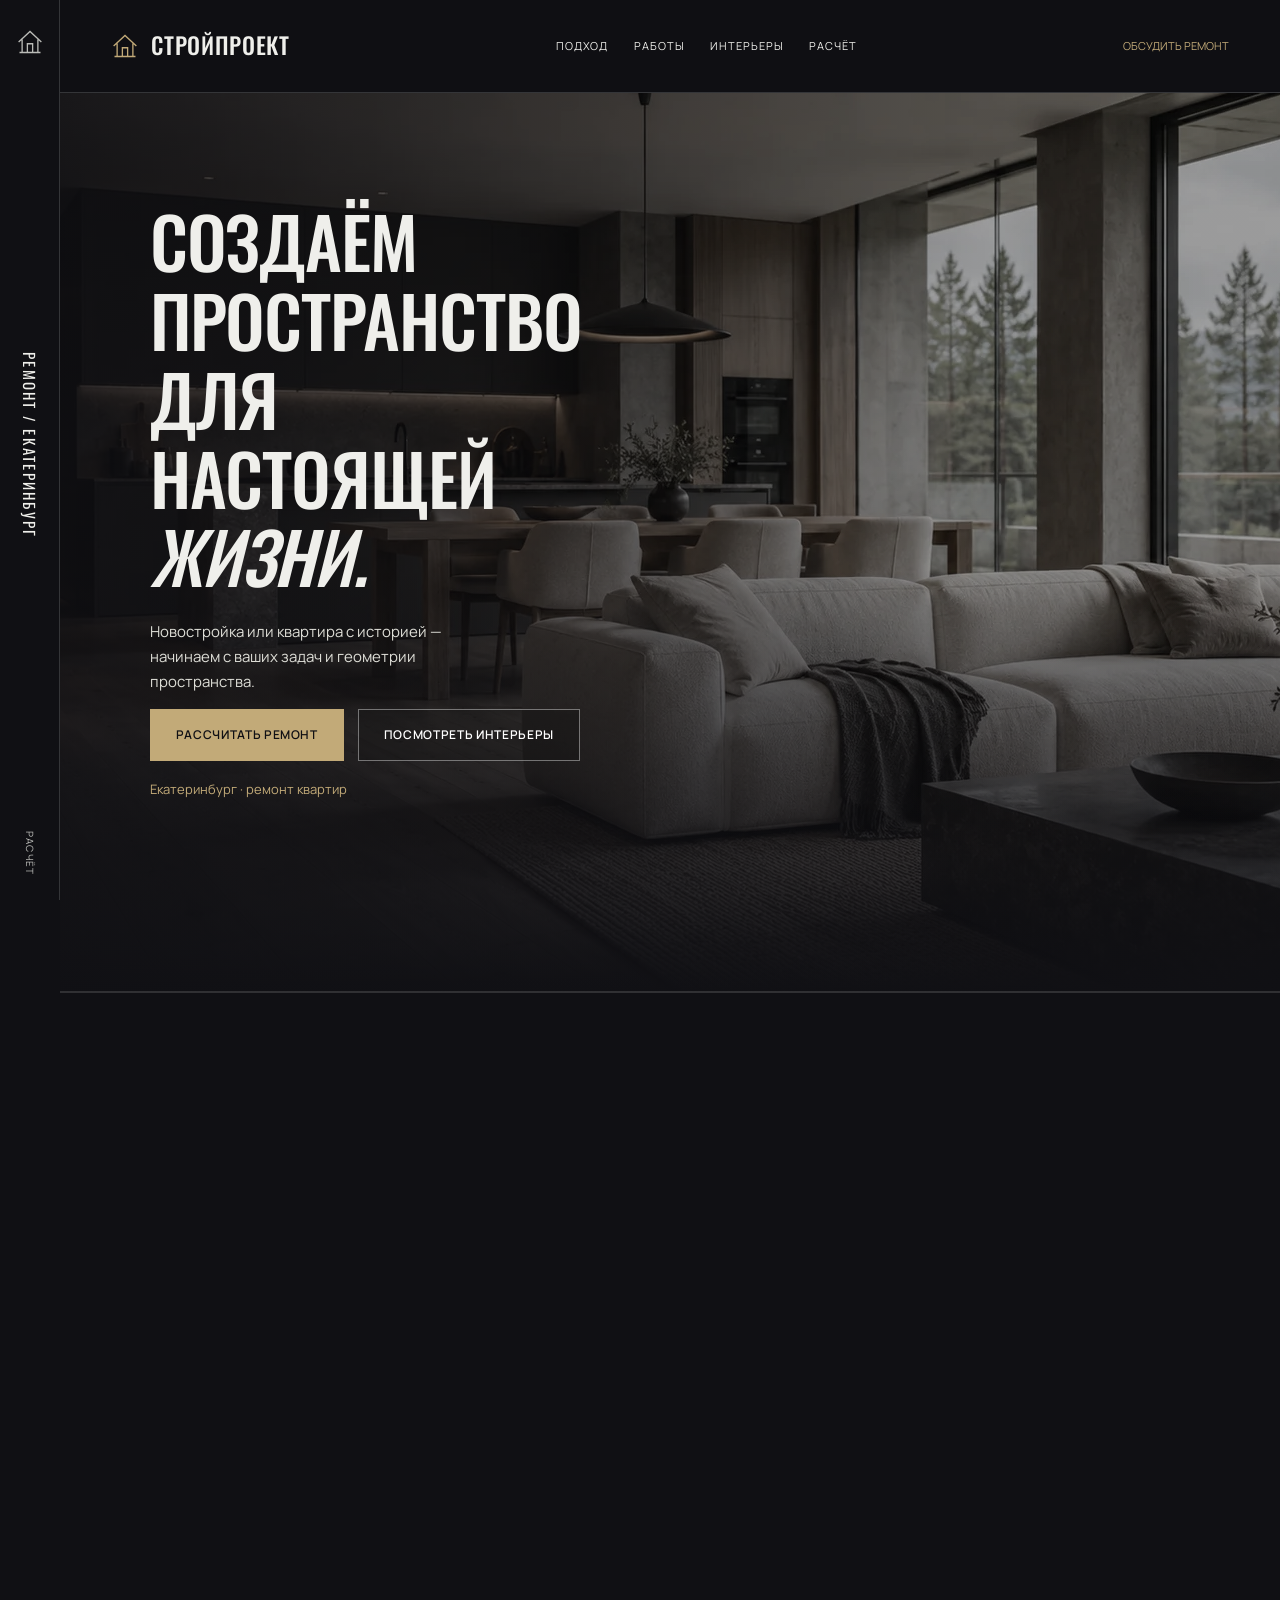
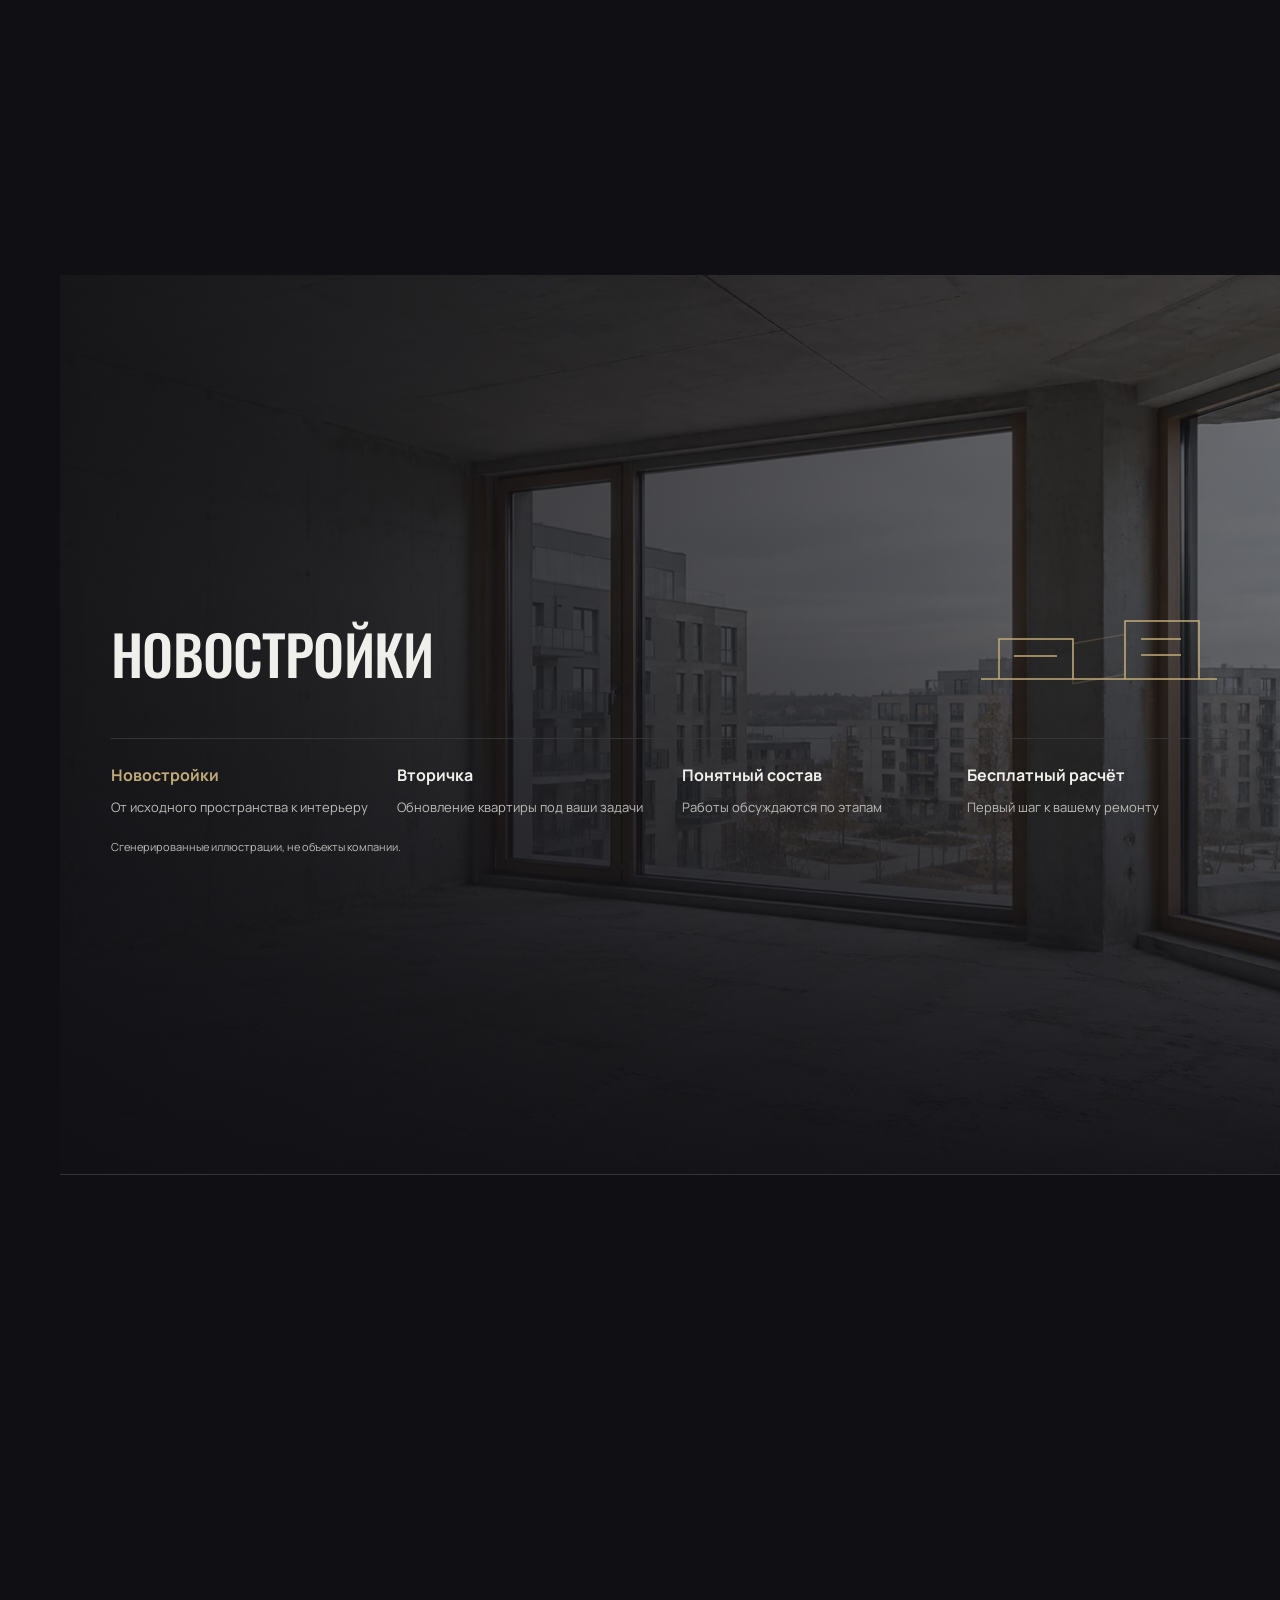
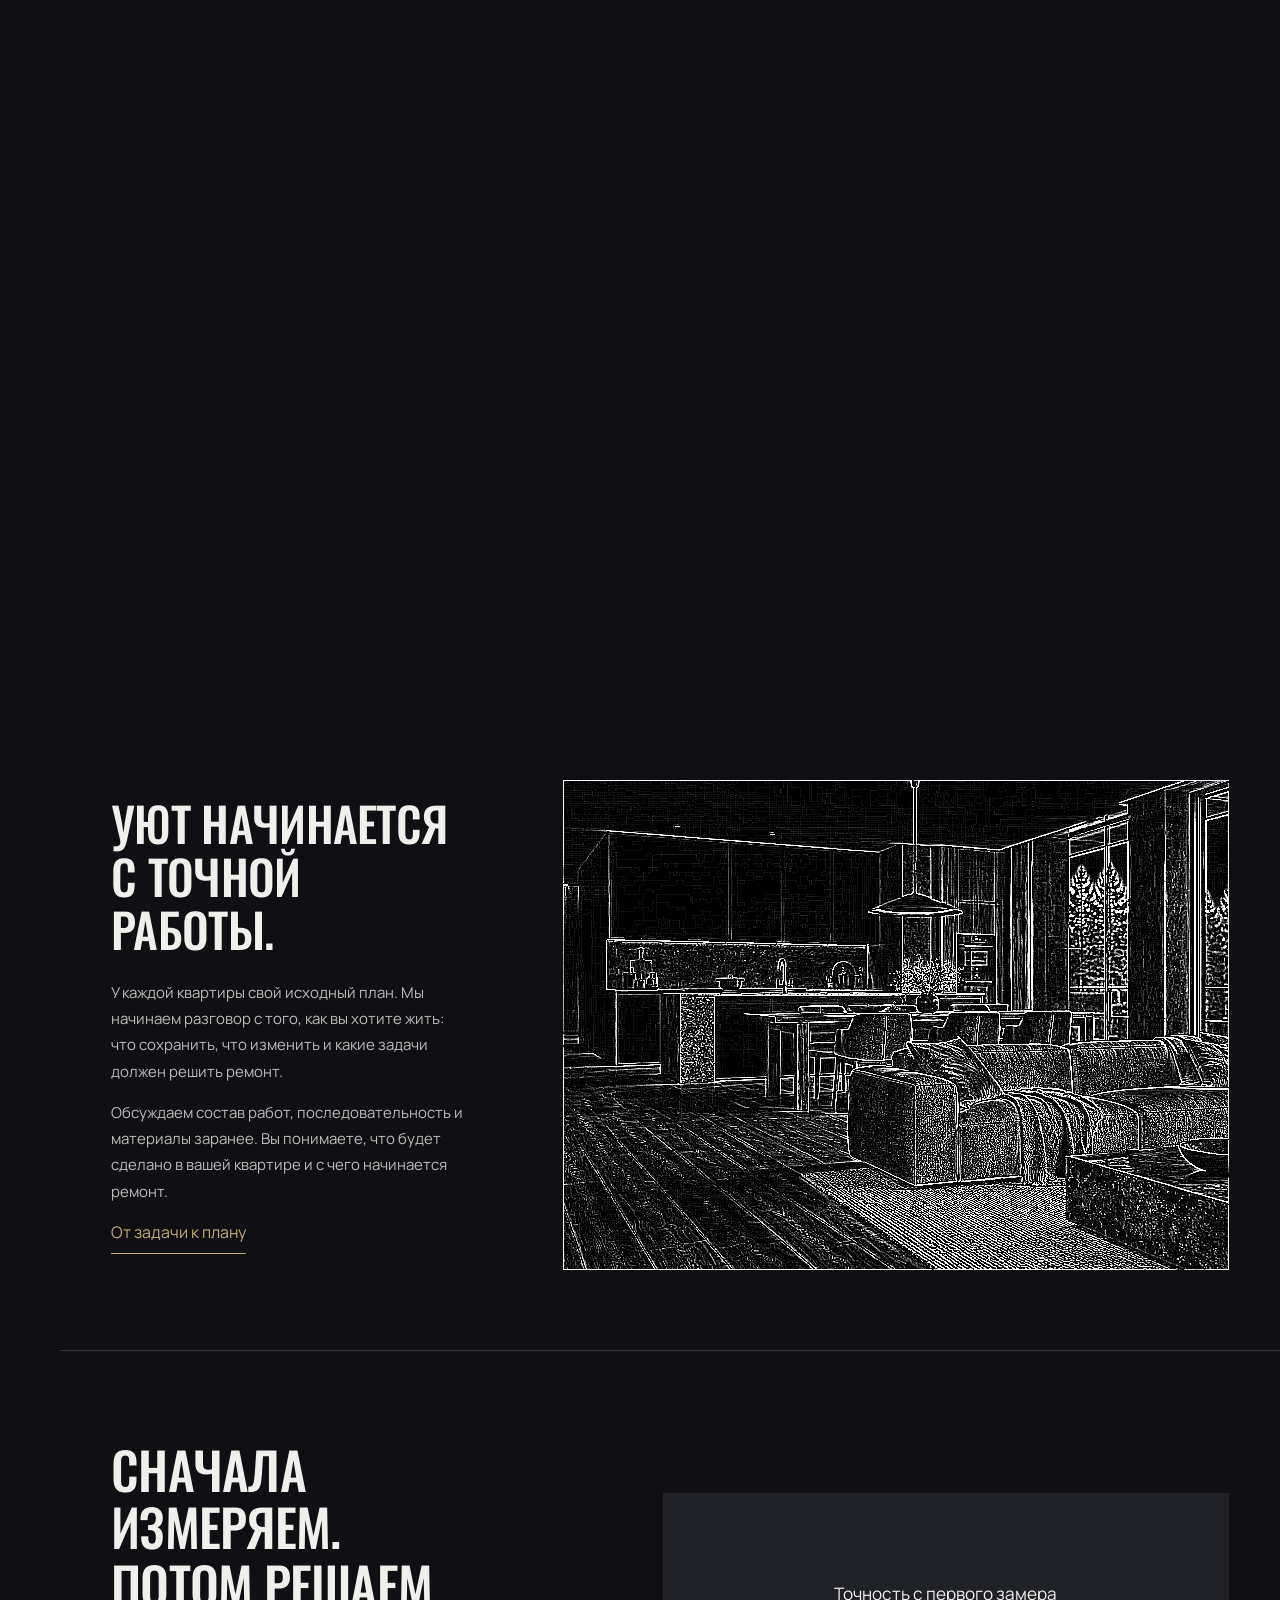
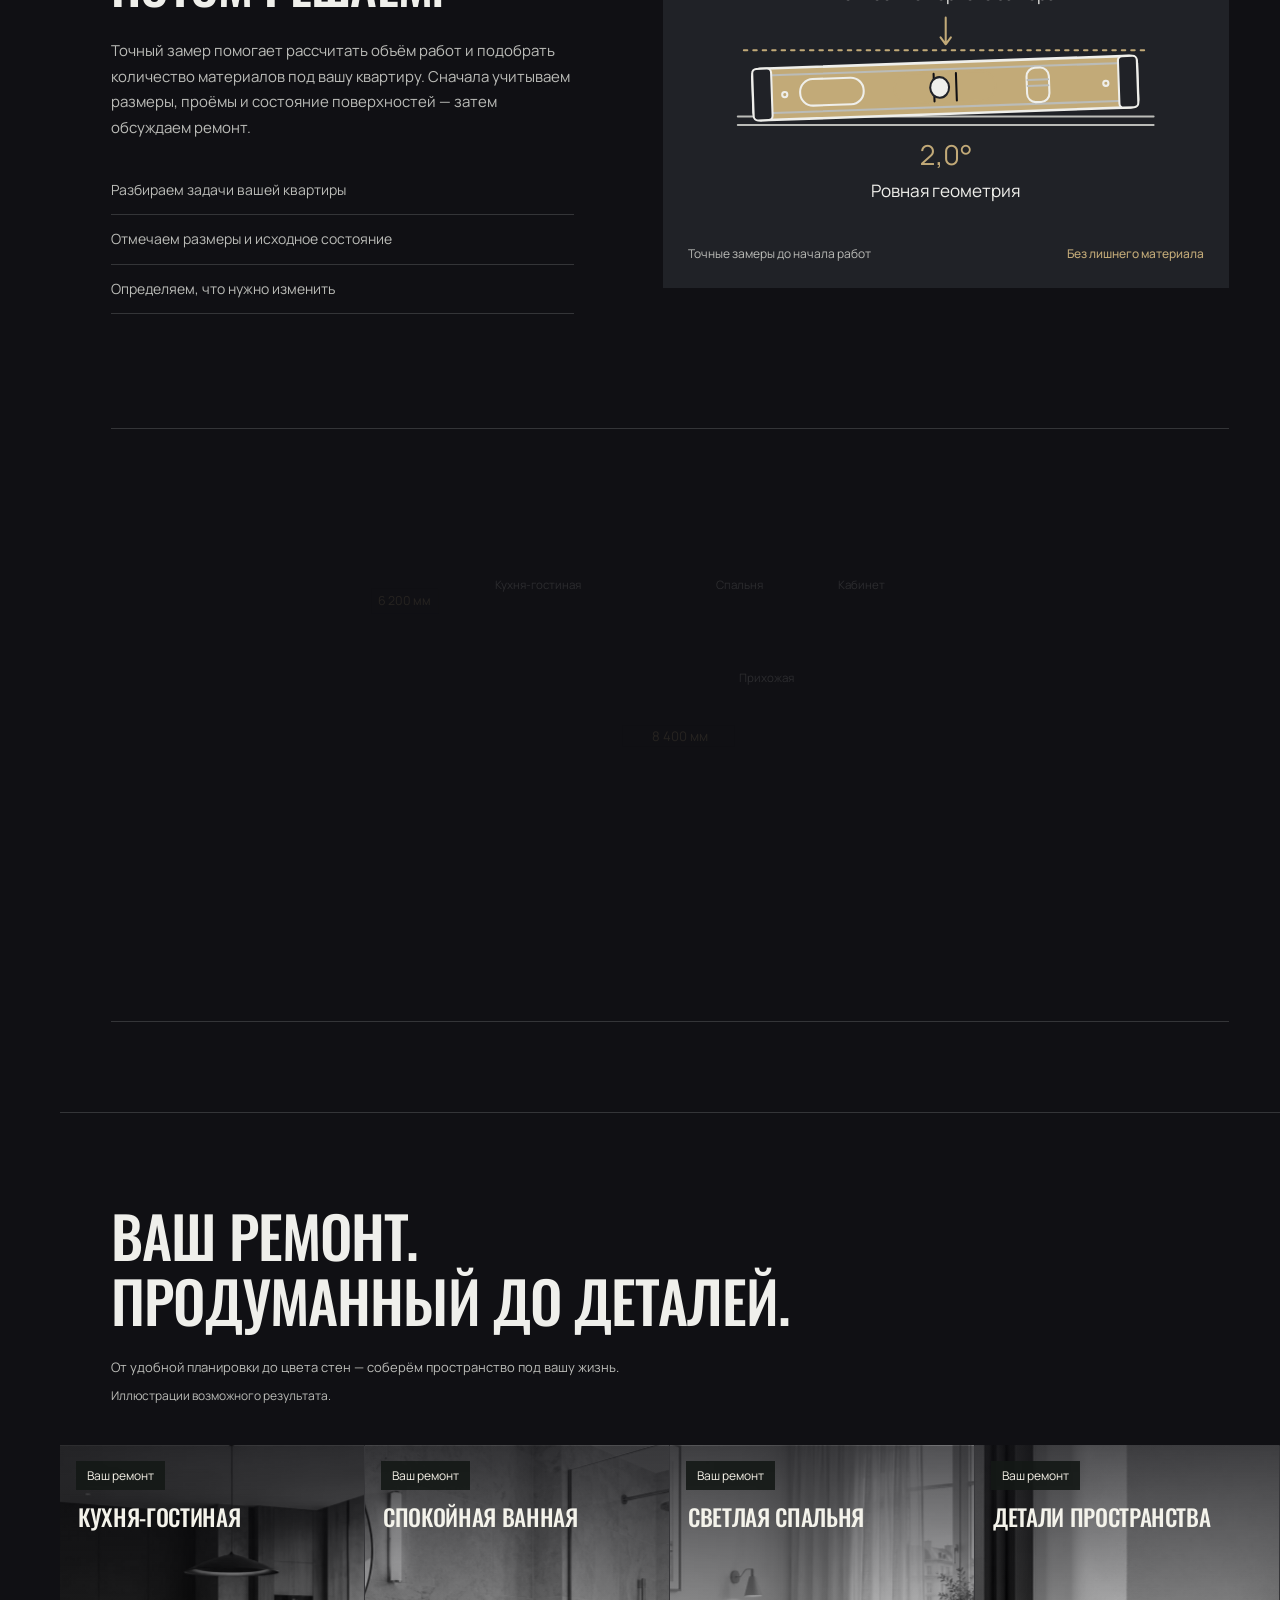
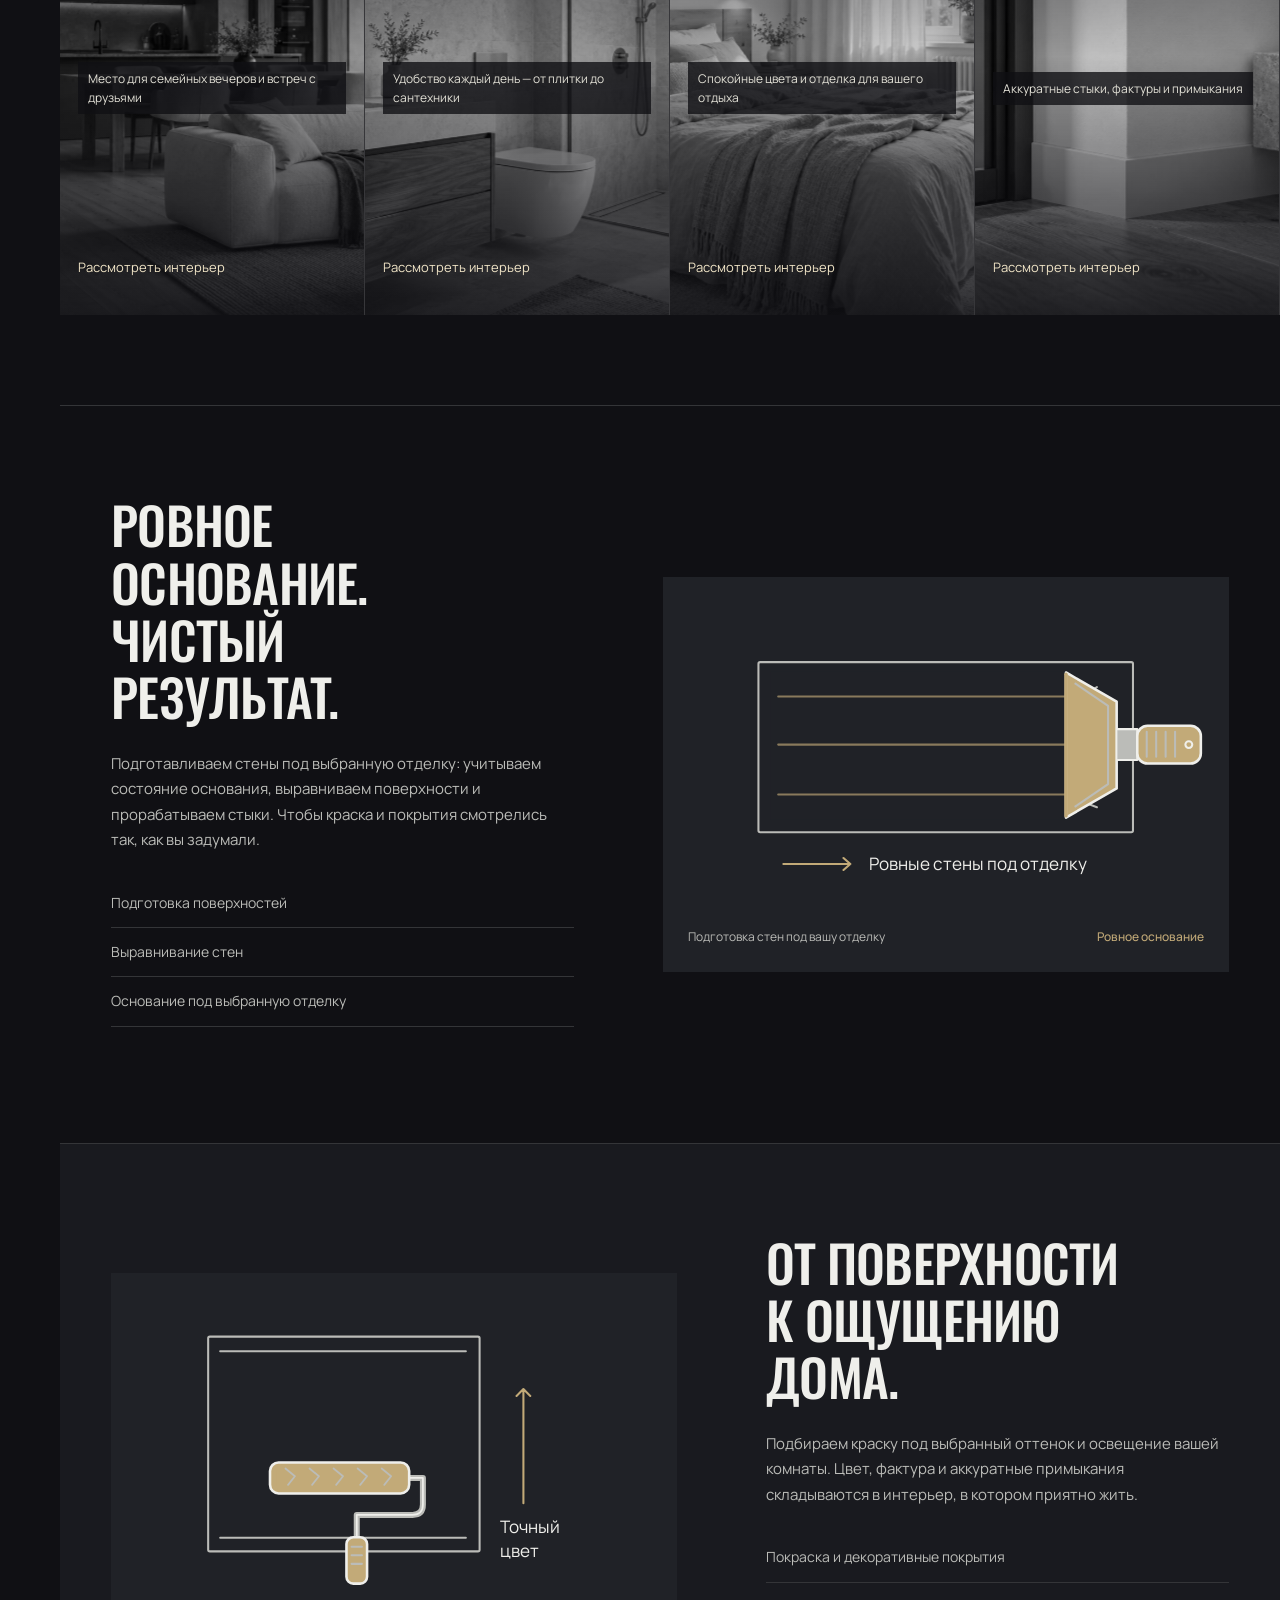
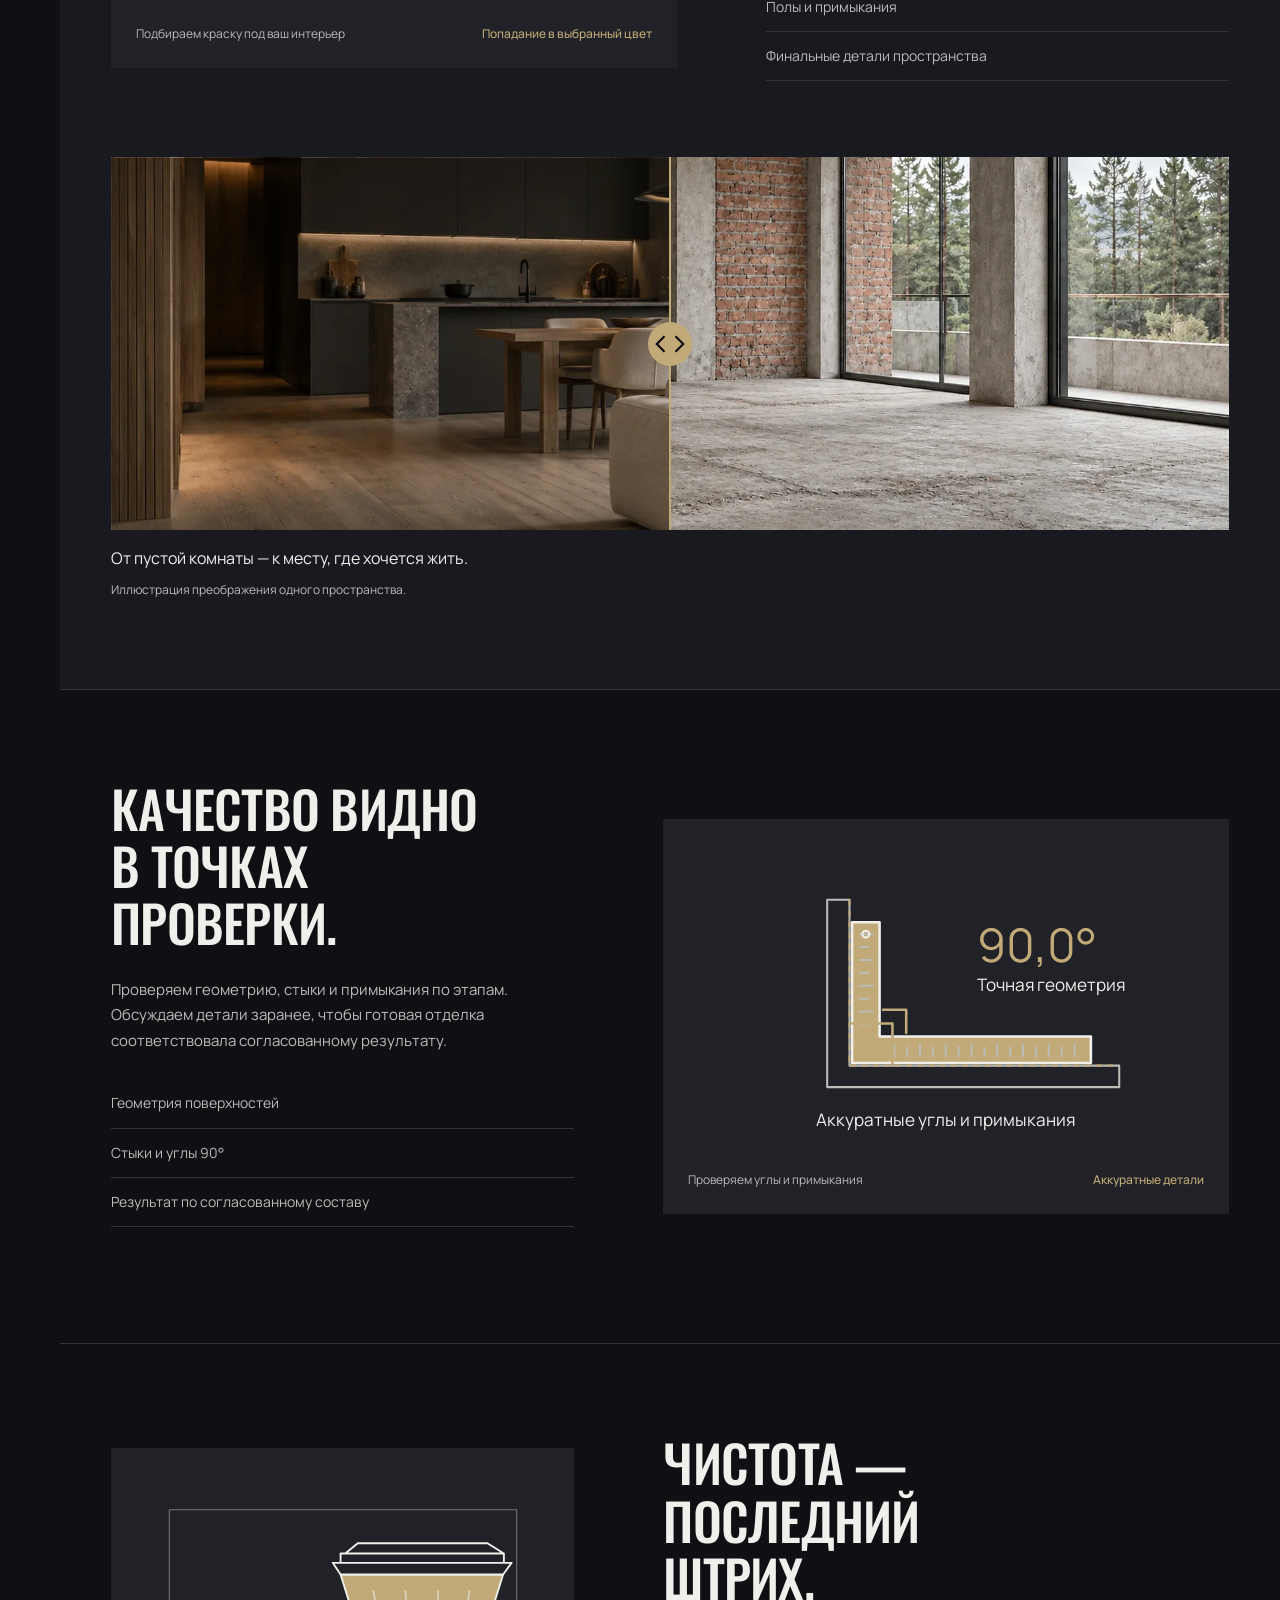
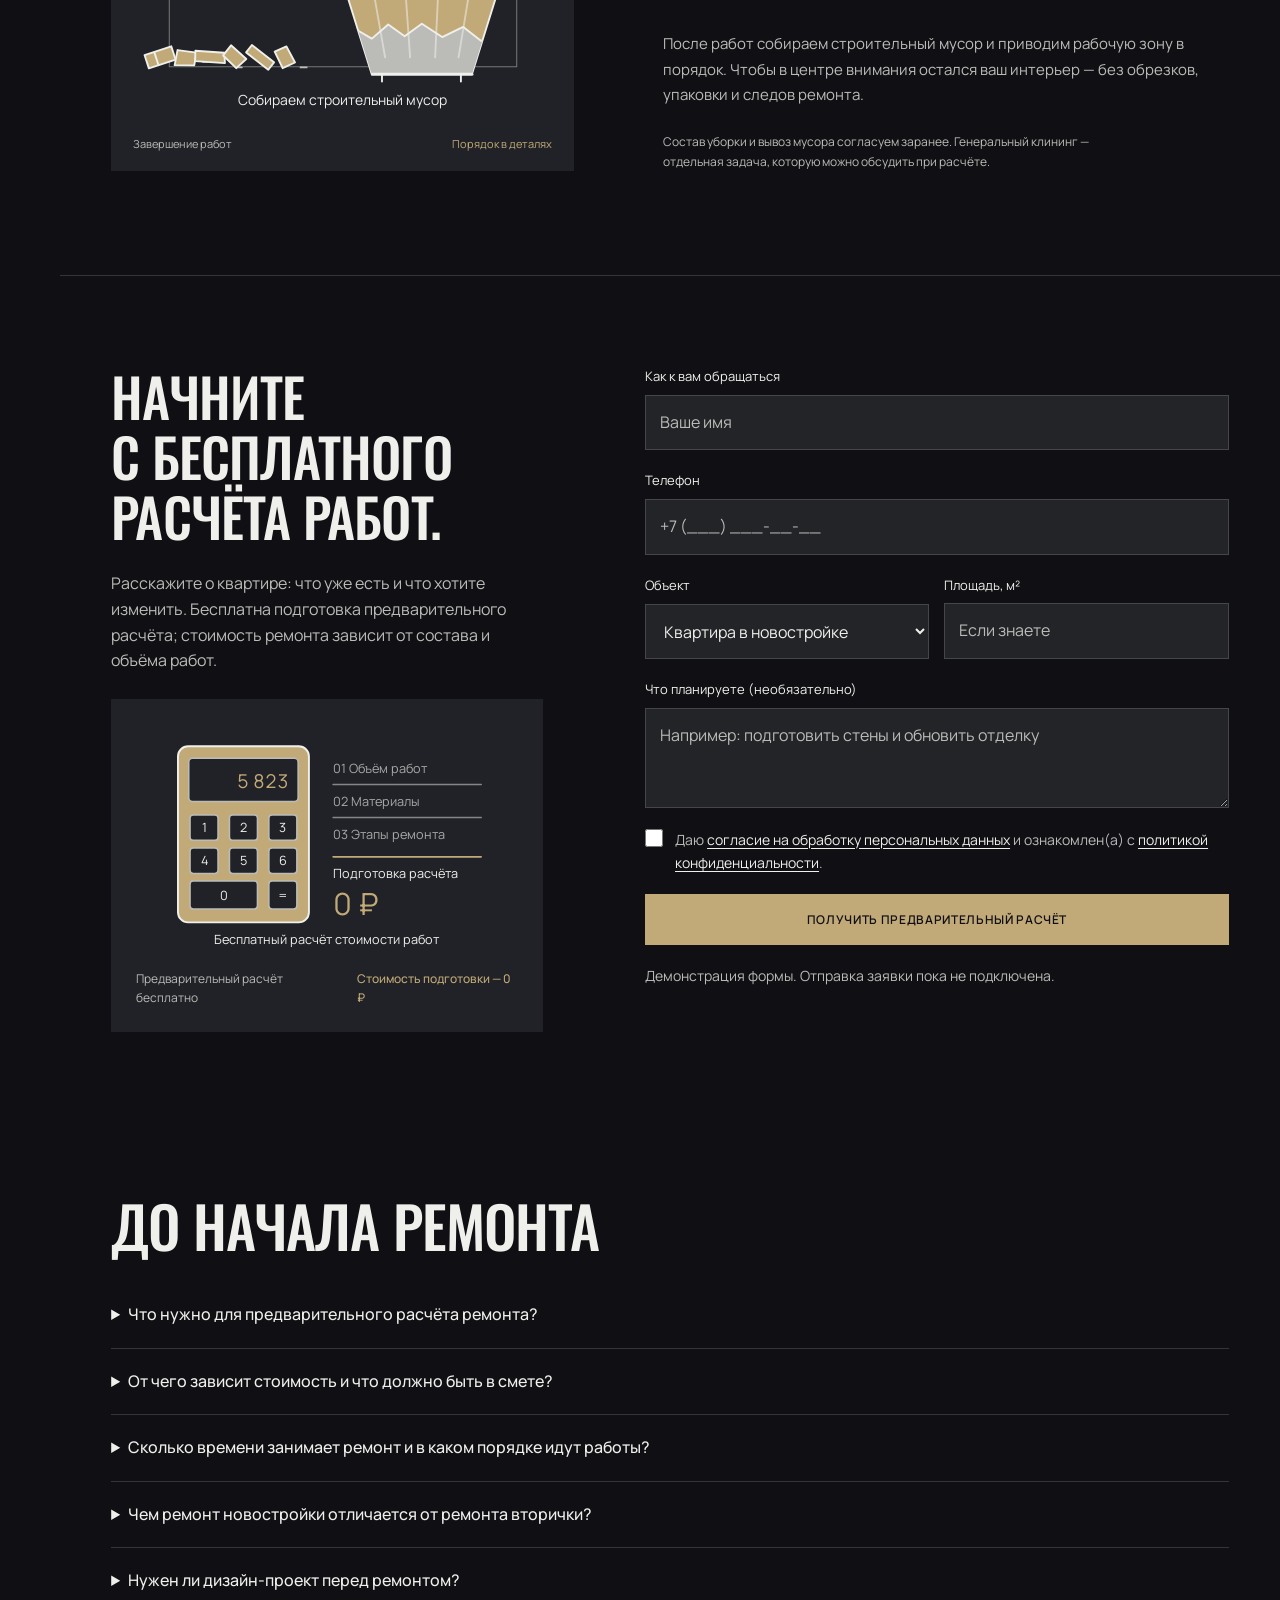
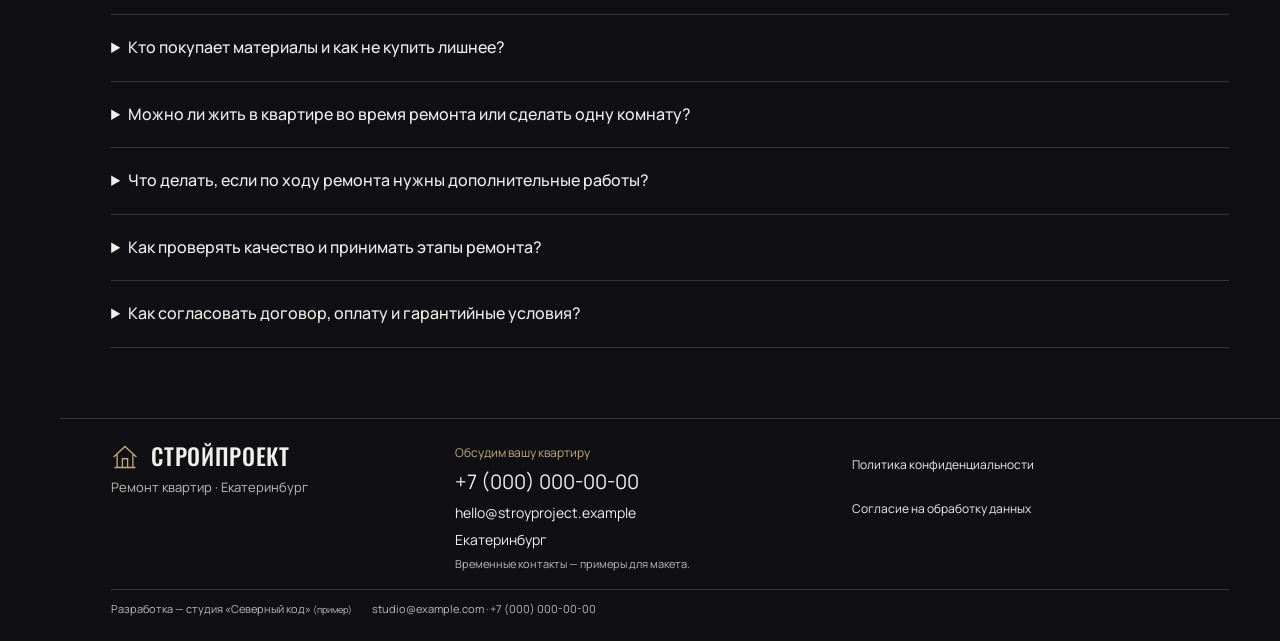
<file: index.html>
<!doctype html>
<html lang="ru"><head><meta charset="utf-8"><meta name="viewport" content="width=device-width,initial-scale=1"><meta name="description" content="Ремонт квартир в Екатеринбурге — точные замеры, продуманная отделка и бесплатный предварительный расчёт."><meta name="build-version" content="1.0.0"><title>СтройПроект — Северная студия</title><link rel="icon" href="data:image/svg+xml,%3Csvg xmlns='http://www.w3.org/2000/svg' viewBox='0 0 32 32'%3E%3Cpath fill='%23b6a277' d='M2 16 16 2l14 14v14H2z'/%3E%3C/svg%3E"><link rel="stylesheet" href="reference-base.css"><link rel="stylesheet" href="reference-editorial.css"><link rel="stylesheet" href="reference-overrides.css"><link rel="stylesheet" href="nordic-review.css"><link rel="stylesheet" href="design-system/nordic/tokens.css"><script defer src="tool-scenes.js"></script><script defer src="reference-pages.js"></script><script defer src="nordic-review.js"></script><script defer src="nordic-faq.js"></script><script defer src="nordic-apartment.js"></script><script defer src="reference-motion.js"></script></head><body class="theme-nordic" data-theme="nordic"><div id="app"></div><noscript>Для просмотра интерактивного макета включите JavaScript.</noscript></body></html>
</file>
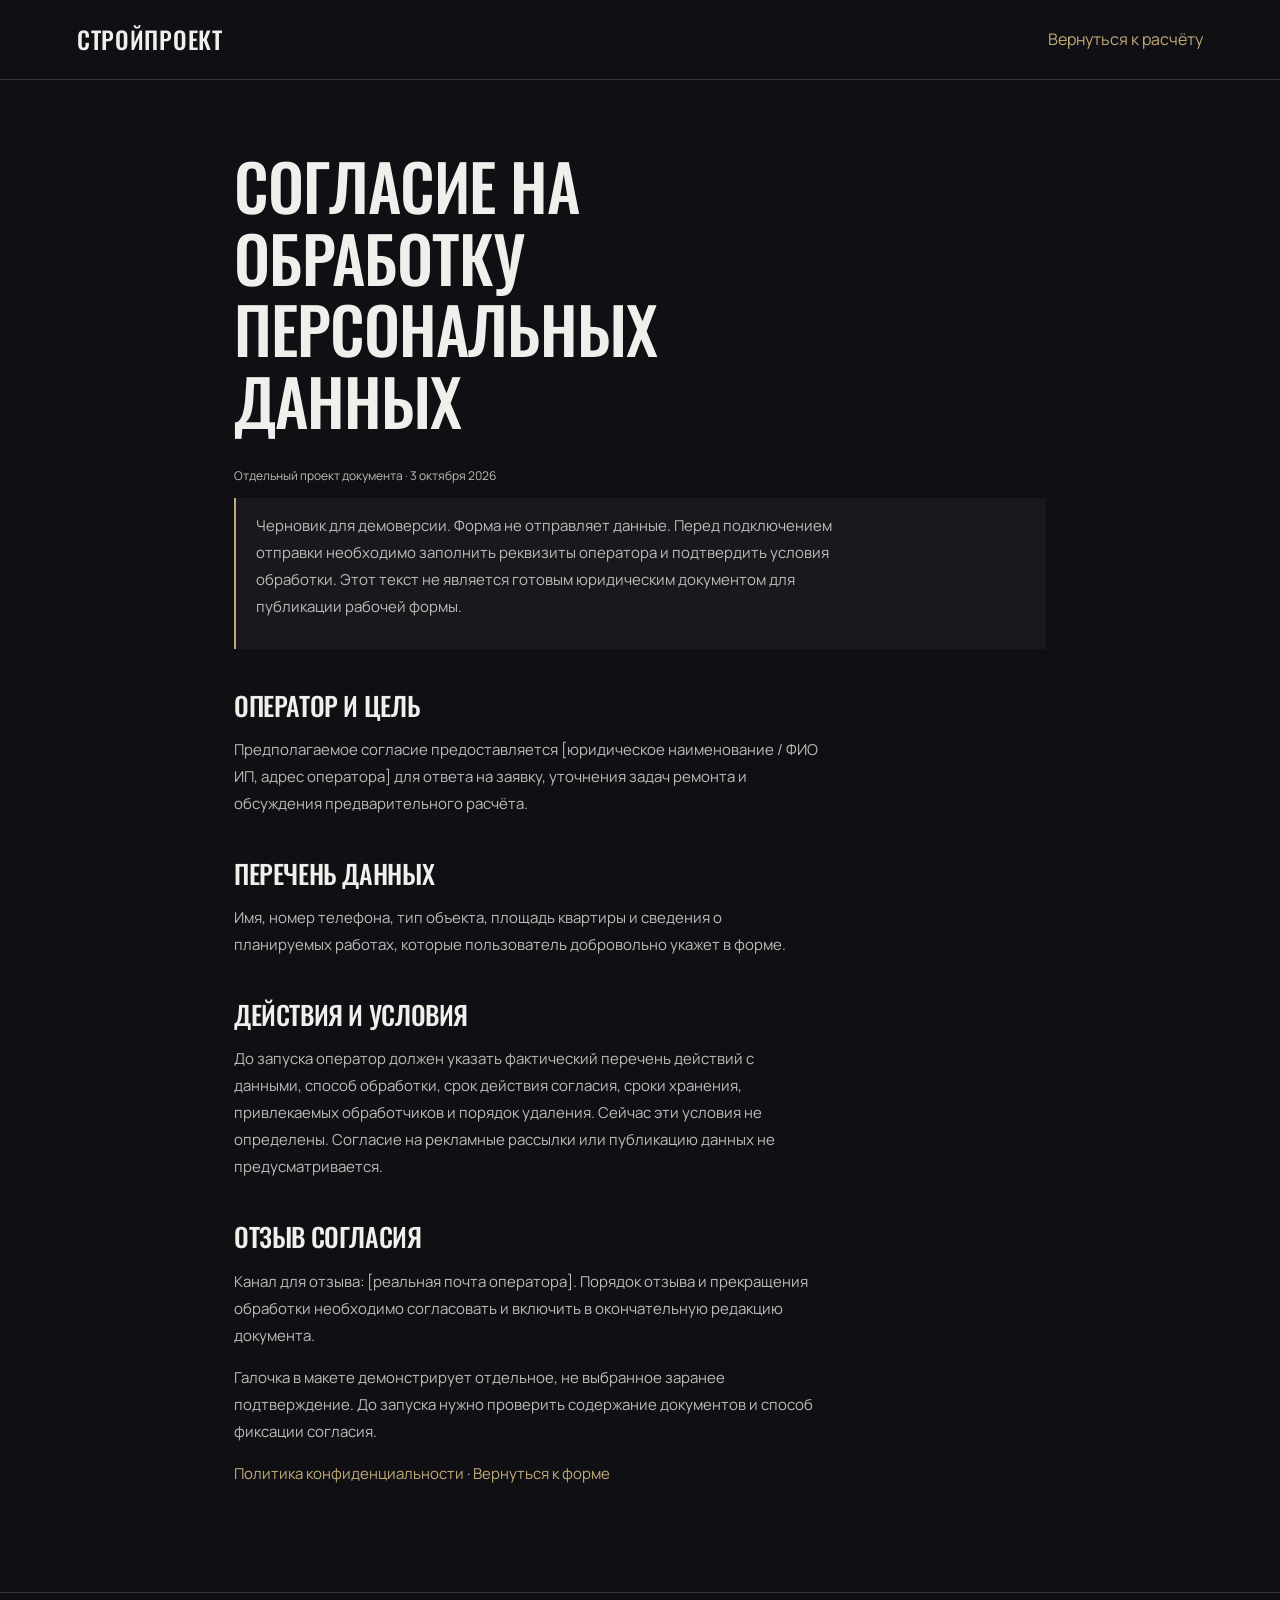
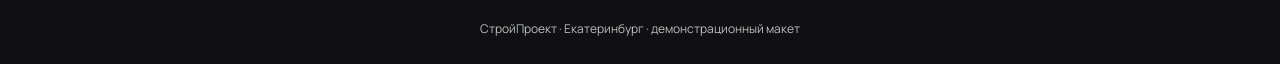
<file: consent.html>
<!doctype html>
<html lang="ru"><head><meta charset="utf-8"><meta name="viewport" content="width=device-width,initial-scale=1"><meta name="robots" content="noindex"><title>Согласие на обработку данных — СтройПроект</title><link rel="stylesheet" href="reference-base.css"><link rel="stylesheet" href="reference-editorial.css"><link rel="stylesheet" href="privacy-page.css"><link rel="icon" href="favicon.svg"></head>
<body class="theme-nordic privacy-page"><header class="privacy-header"><a class="brand" href="index.html">СтройПроект</a><a href="index.html#estimate">Вернуться к расчёту</a></header><main class="privacy-main"><h1>Согласие на обработку персональных данных</h1><p class="privacy-date">Отдельный проект документа · 3 октября 2026</p><div class="privacy-draft"><p>Черновик для демоверсии. Форма не отправляет данные. Перед подключением отправки необходимо заполнить реквизиты оператора и подтвердить условия обработки. Этот текст не является готовым юридическим документом для публикации рабочей формы.</p></div>
<h2>Оператор и цель</h2><p>Предполагаемое согласие предоставляется [юридическое наименование / ФИО ИП, адрес оператора] для ответа на заявку, уточнения задач ремонта и обсуждения предварительного расчёта.</p>
<h2>Перечень данных</h2><p>Имя, номер телефона, тип объекта, площадь квартиры и сведения о планируемых работах, которые пользователь добровольно укажет в форме.</p>
<h2>Действия и условия</h2><p>До запуска оператор должен указать фактический перечень действий с данными, способ обработки, срок действия согласия, сроки хранения, привлекаемых обработчиков и порядок удаления. Сейчас эти условия не определены. Согласие на рекламные рассылки или публикацию данных не предусматривается.</p>
<h2>Отзыв согласия</h2><p>Канал для отзыва: [реальная почта оператора]. Порядок отзыва и прекращения обработки необходимо согласовать и включить в окончательную редакцию документа.</p><p>Галочка в макете демонстрирует отдельное, не выбранное заранее подтверждение. До запуска нужно проверить содержание документов и способ фиксации согласия.</p><p><a href="privacy.html">Политика конфиденциальности</a> · <a href="index.html#estimate">Вернуться к форме</a></p></main><footer class="privacy-footer">СтройПроект · Екатеринбург · демонстрационный макет</footer></body></html>
</file>
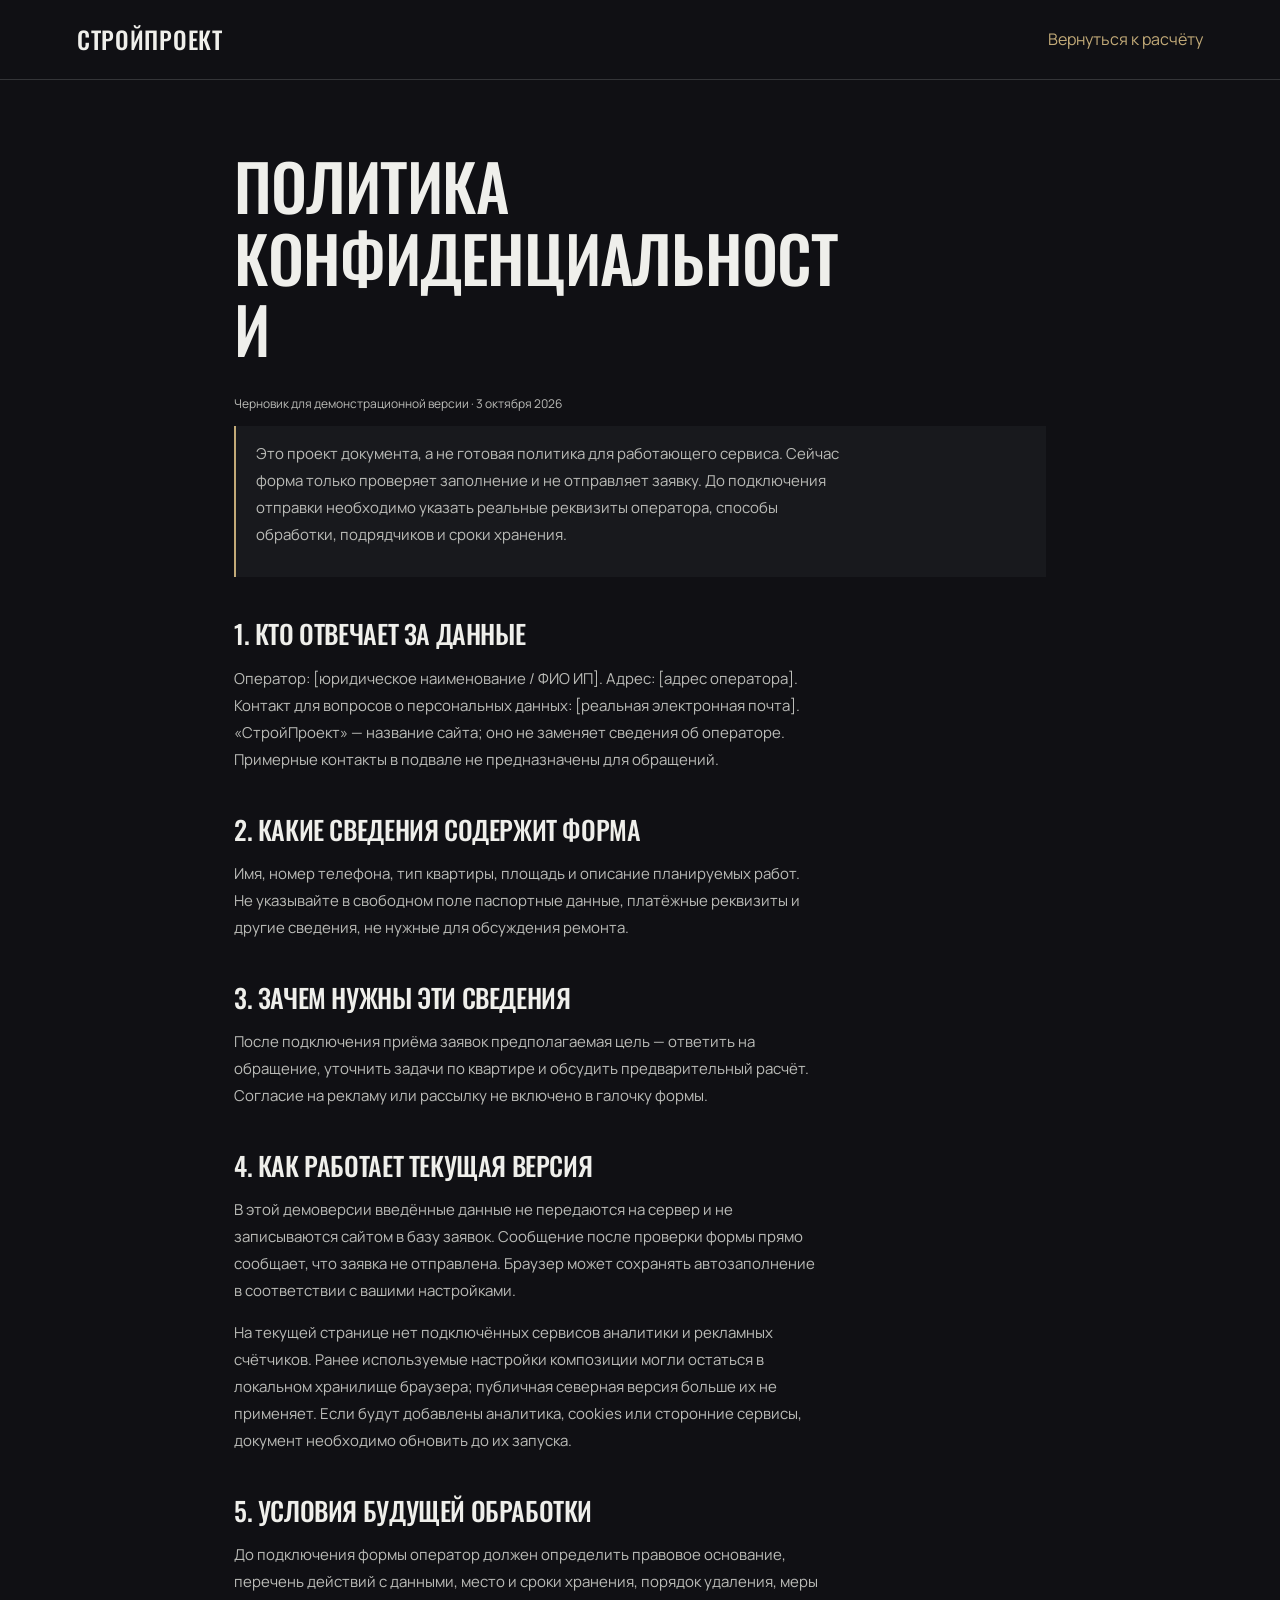
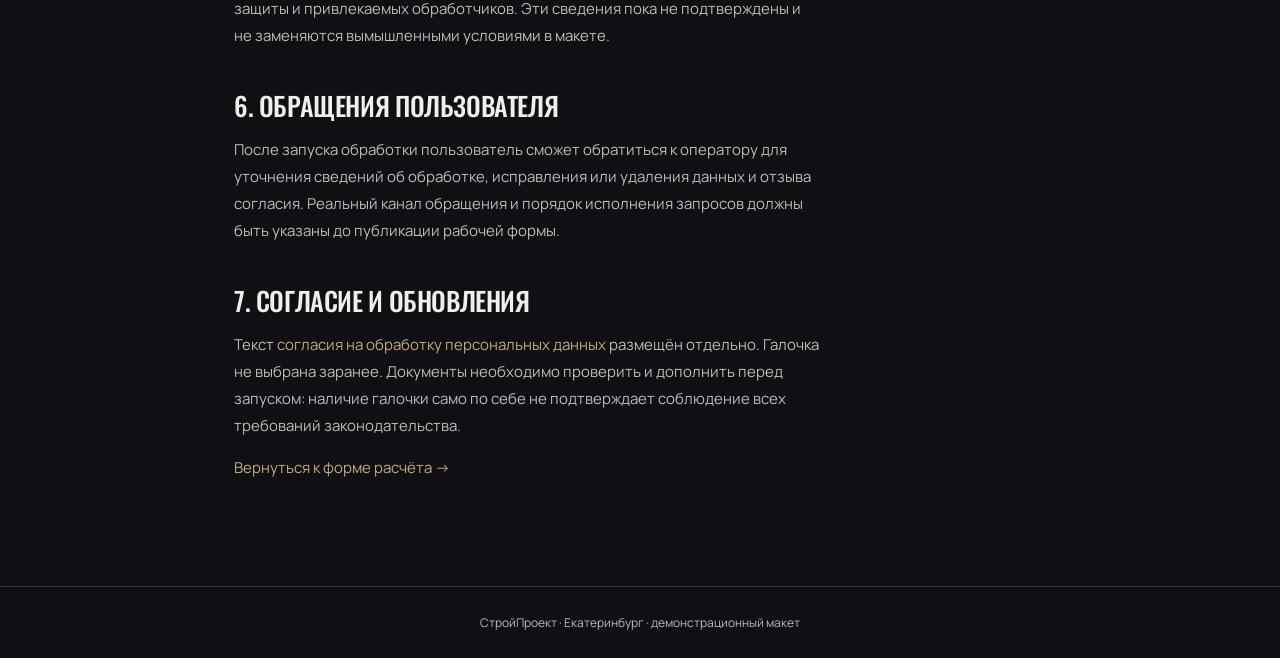
<file: privacy.html>
<!doctype html>
<html lang="ru"><head><meta charset="utf-8"><meta name="viewport" content="width=device-width,initial-scale=1"><meta name="robots" content="noindex"><title>Политика конфиденциальности — СтройПроект</title><link rel="stylesheet" href="reference-base.css"><link rel="stylesheet" href="reference-editorial.css"><link rel="stylesheet" href="privacy-page.css"><link rel="icon" href="favicon.svg"></head>
<body class="theme-nordic privacy-page"><header class="privacy-header"><a class="brand" href="index.html">СтройПроект</a><a href="index.html#estimate">Вернуться к расчёту</a></header><main class="privacy-main"><h1>Политика конфиденциальности</h1><p class="privacy-date">Черновик для демонстрационной версии · 3 октября 2026</p><div class="privacy-draft"><p>Это проект документа, а не готовая политика для работающего сервиса. Сейчас форма только проверяет заполнение и не отправляет заявку. До подключения отправки необходимо указать реальные реквизиты оператора, способы обработки, подрядчиков и сроки хранения.</p></div>
<h2>1. Кто отвечает за данные</h2><p>Оператор: [юридическое наименование / ФИО ИП]. Адрес: [адрес оператора]. Контакт для вопросов о персональных данных: [реальная электронная почта]. «СтройПроект» — название сайта; оно не заменяет сведения об операторе. Примерные контакты в подвале не предназначены для обращений.</p>
<h2>2. Какие сведения содержит форма</h2><p>Имя, номер телефона, тип квартиры, площадь и описание планируемых работ. Не указывайте в свободном поле паспортные данные, платёжные реквизиты и другие сведения, не нужные для обсуждения ремонта.</p>
<h2>3. Зачем нужны эти сведения</h2><p>После подключения приёма заявок предполагаемая цель — ответить на обращение, уточнить задачи по квартире и обсудить предварительный расчёт. Согласие на рекламу или рассылку не включено в галочку формы.</p>
<h2>4. Как работает текущая версия</h2><p>В этой демоверсии введённые данные не передаются на сервер и не записываются сайтом в базу заявок. Сообщение после проверки формы прямо сообщает, что заявка не отправлена. Браузер может сохранять автозаполнение в соответствии с вашими настройками.</p><p>На текущей странице нет подключённых сервисов аналитики и рекламных счётчиков. Ранее используемые настройки композиции могли остаться в локальном хранилище браузера; публичная северная версия больше их не применяет. Если будут добавлены аналитика, cookies или сторонние сервисы, документ необходимо обновить до их запуска.</p>
<h2>5. Условия будущей обработки</h2><p>До подключения формы оператор должен определить правовое основание, перечень действий с данными, место и сроки хранения, порядок удаления, меры защиты и привлекаемых обработчиков. Эти сведения пока не подтверждены и не заменяются вымышленными условиями в макете.</p>
<h2>6. Обращения пользователя</h2><p>После запуска обработки пользователь сможет обратиться к оператору для уточнения сведений об обработке, исправления или удаления данных и отзыва согласия. Реальный канал обращения и порядок исполнения запросов должны быть указаны до публикации рабочей формы.</p>
<h2>7. Согласие и обновления</h2><p>Текст <a href="consent.html">согласия на обработку персональных данных</a> размещён отдельно. Галочка не выбрана заранее. Документы необходимо проверить и дополнить перед запуском: наличие галочки само по себе не подтверждает соблюдение всех требований законодательства.</p><p><a href="index.html#estimate">Вернуться к форме расчёта →</a></p></main><footer class="privacy-footer">СтройПроект · Екатеринбург · демонстрационный макет</footer></body></html>
</file>
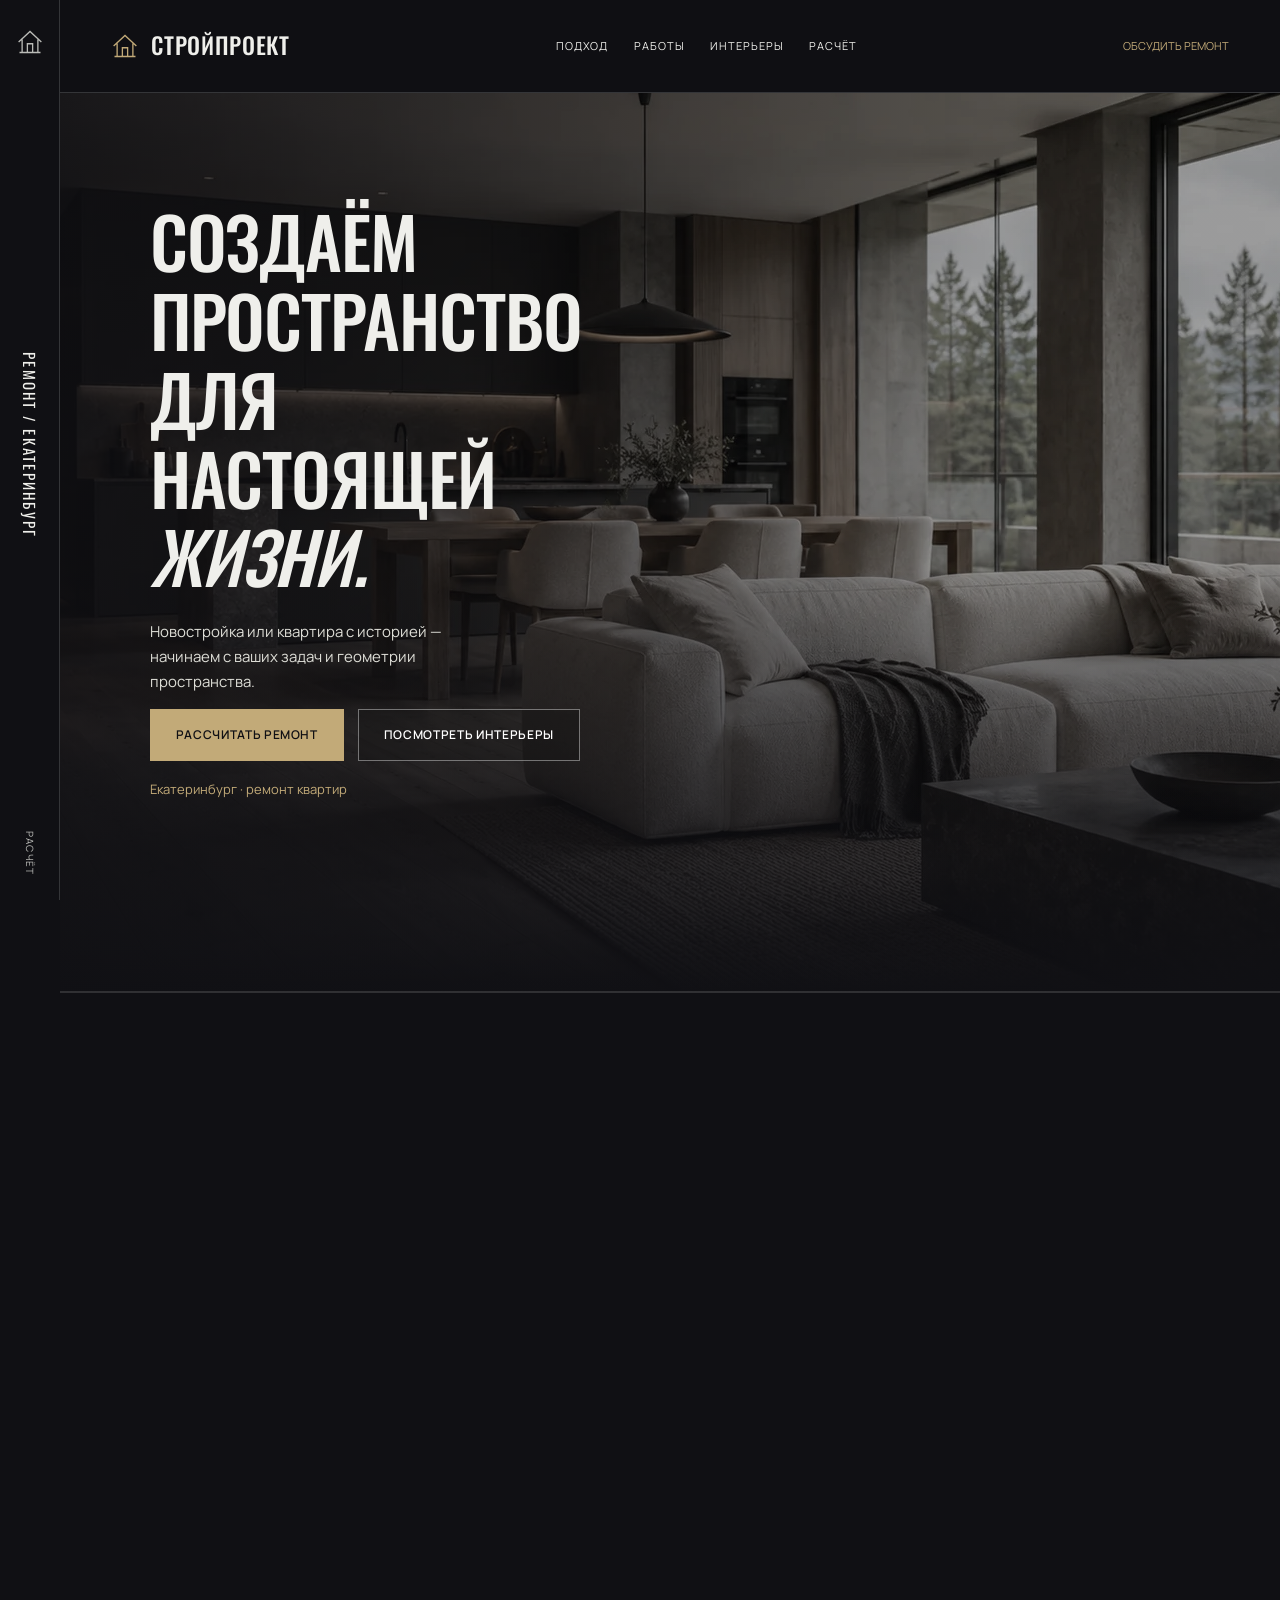
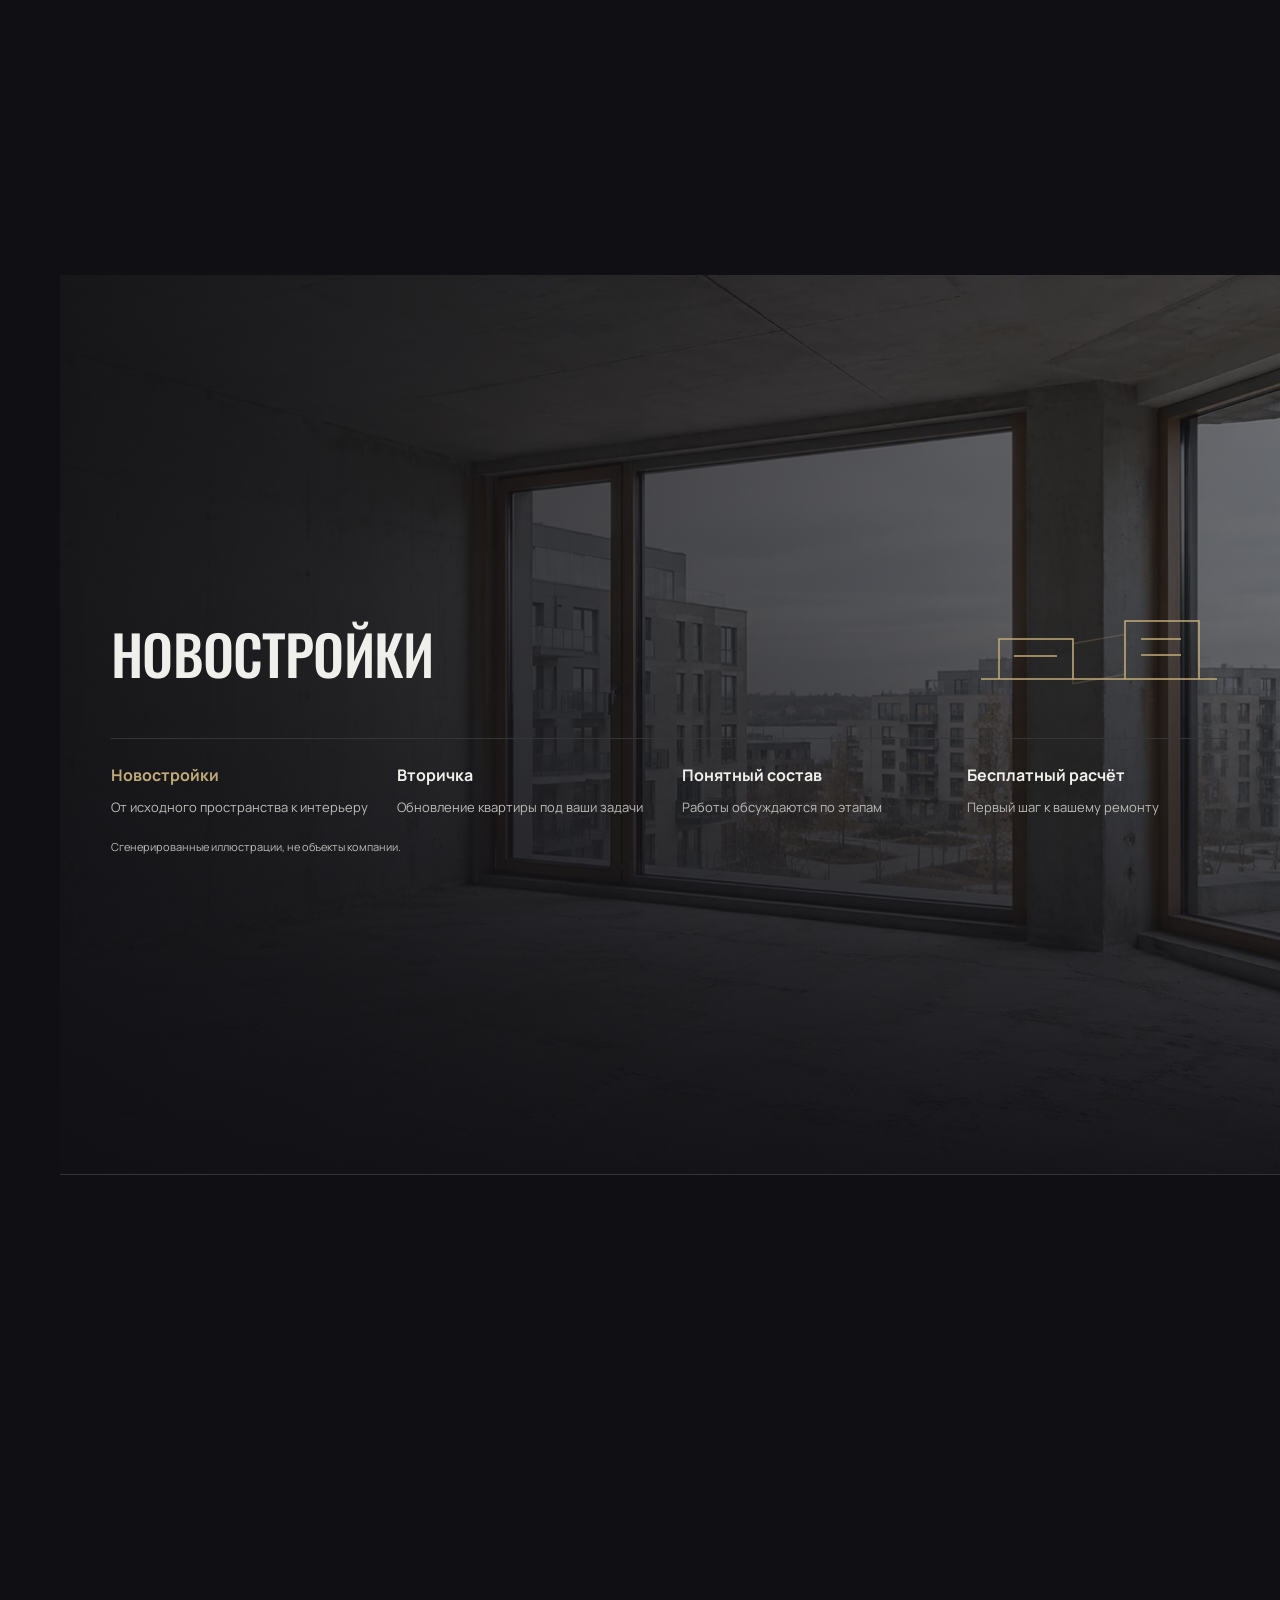
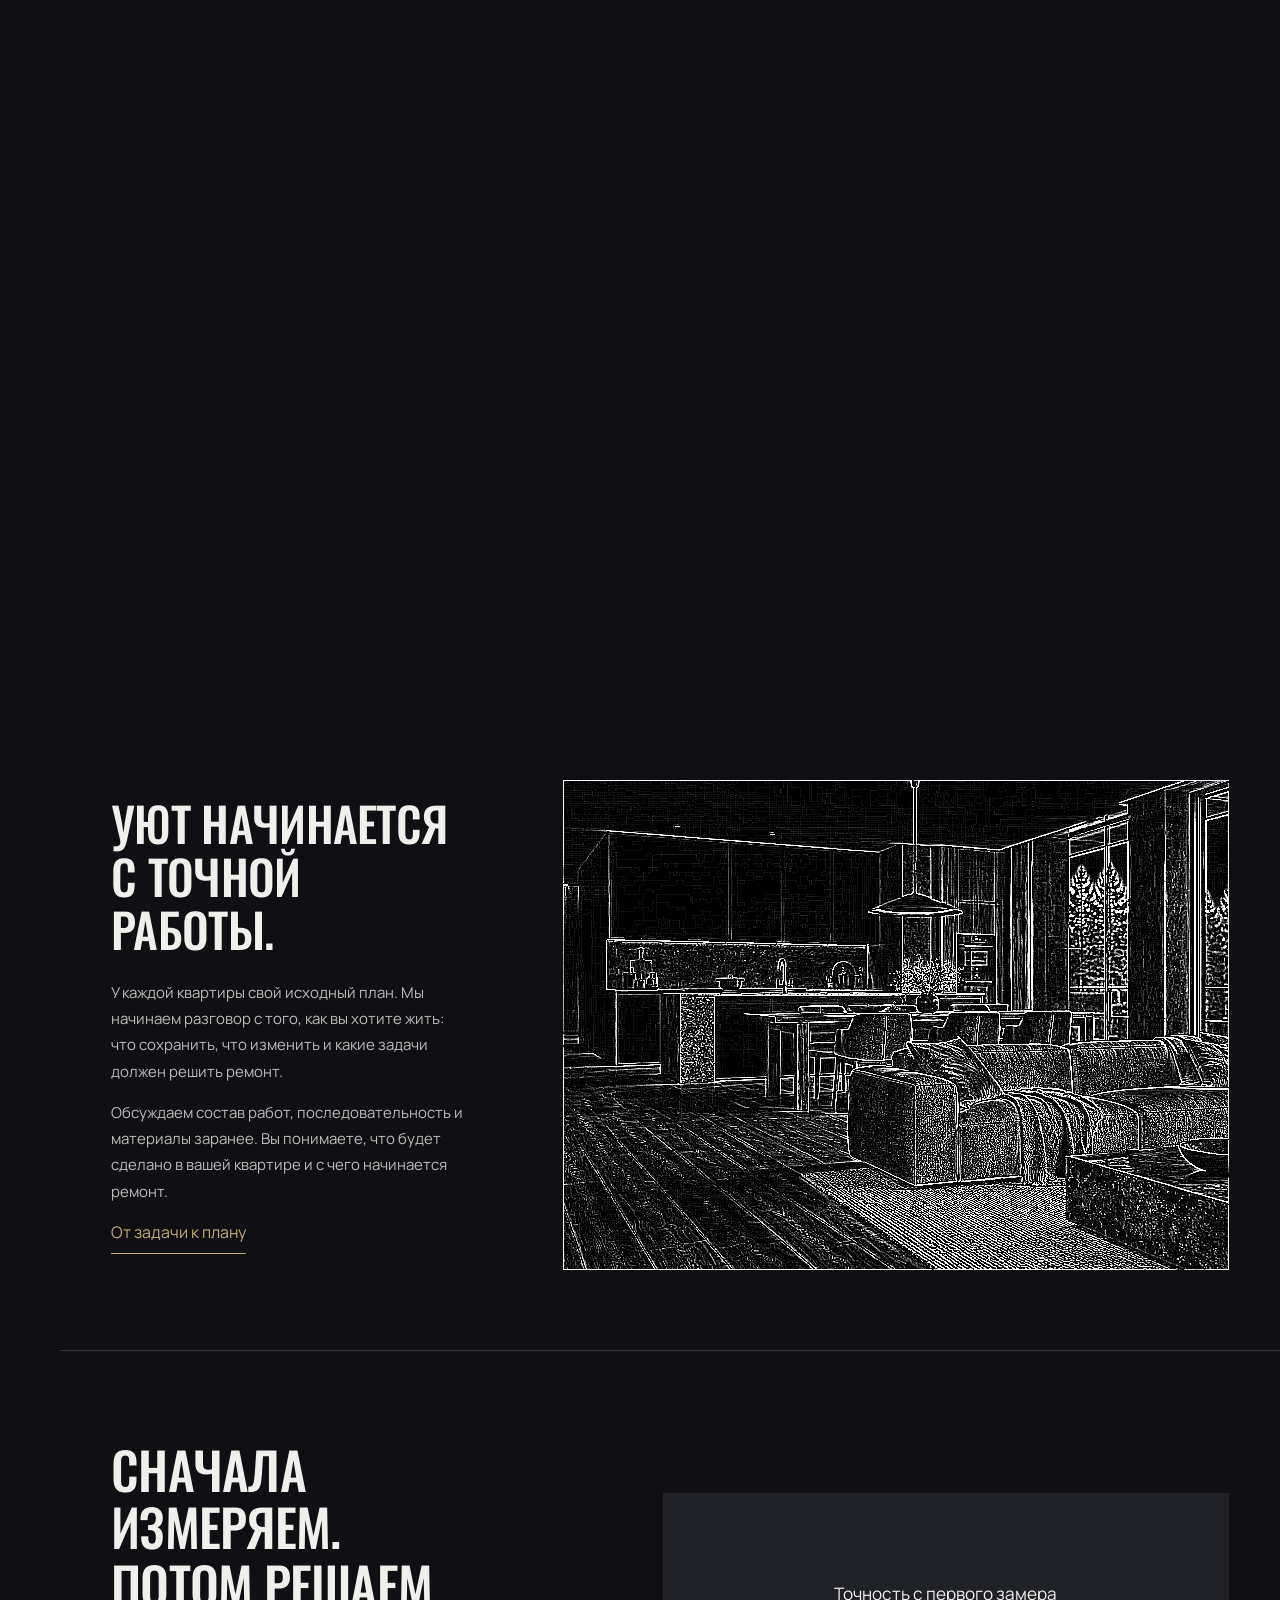
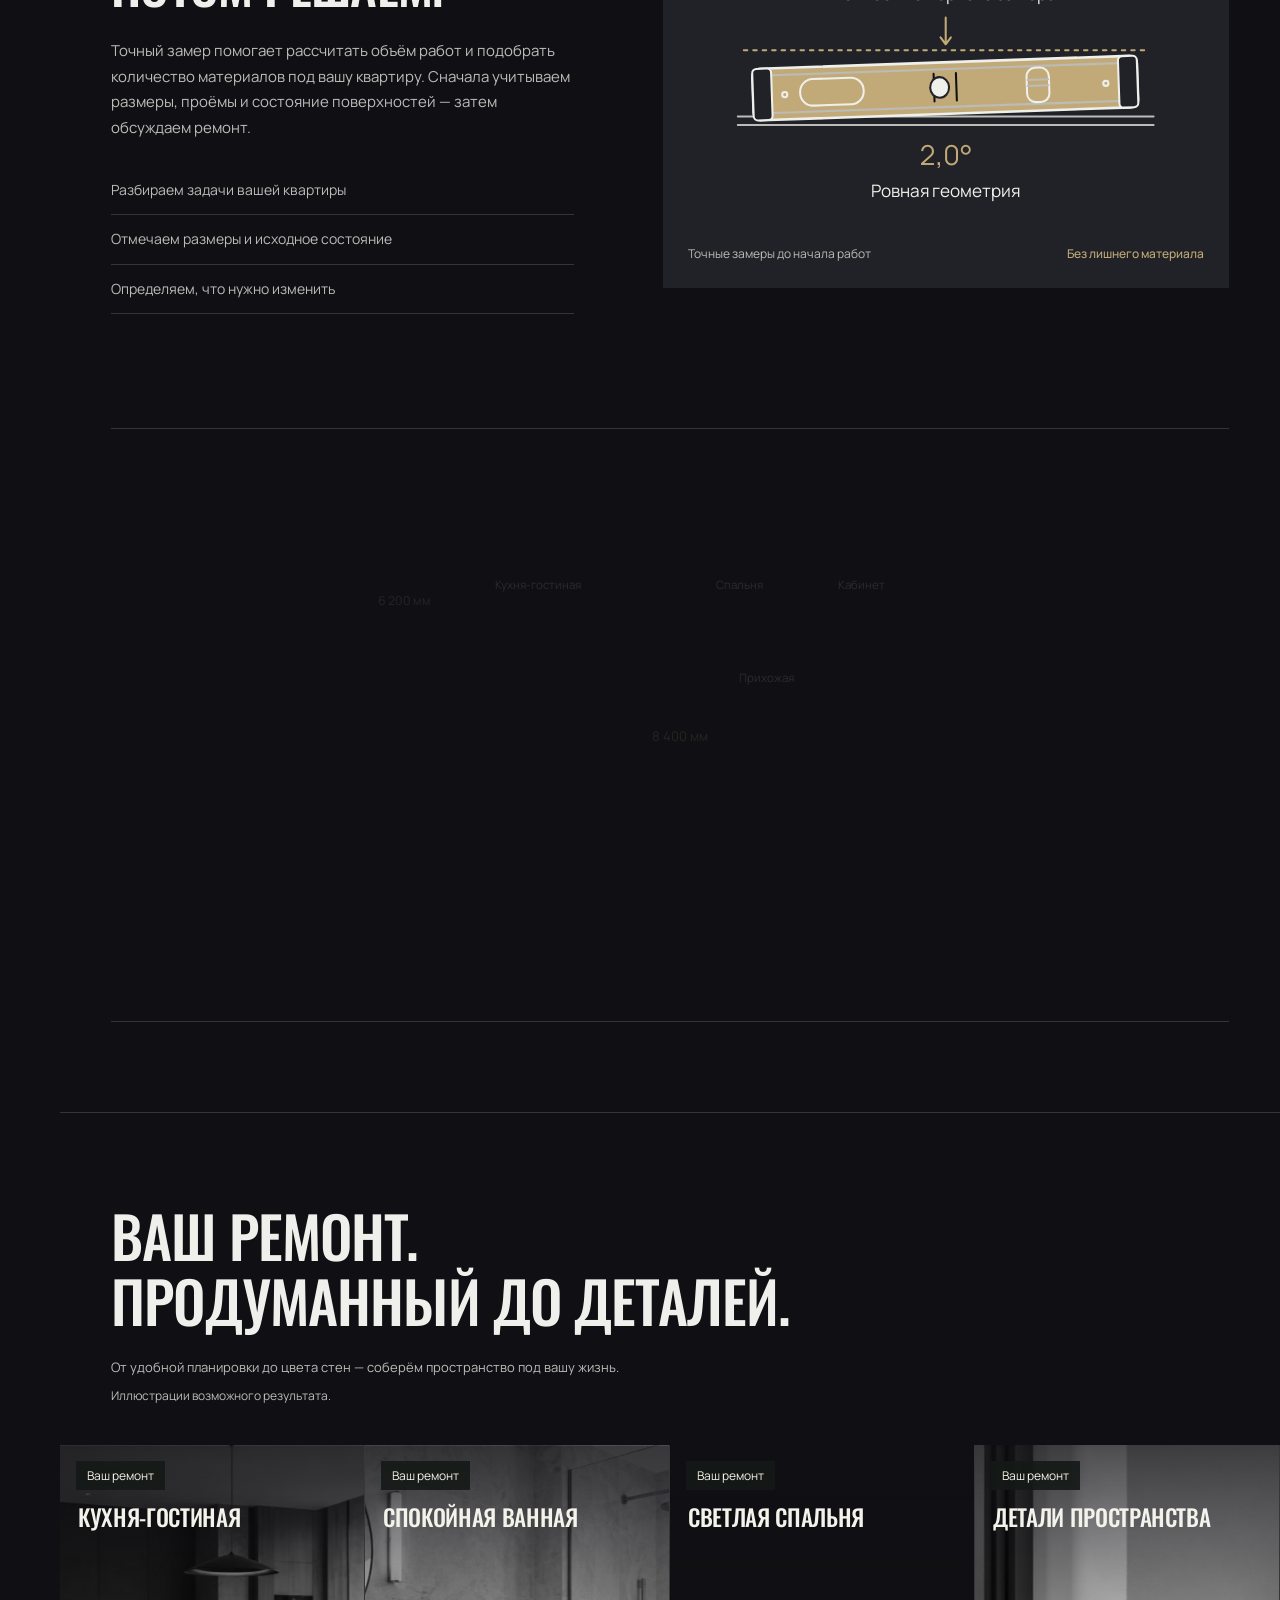
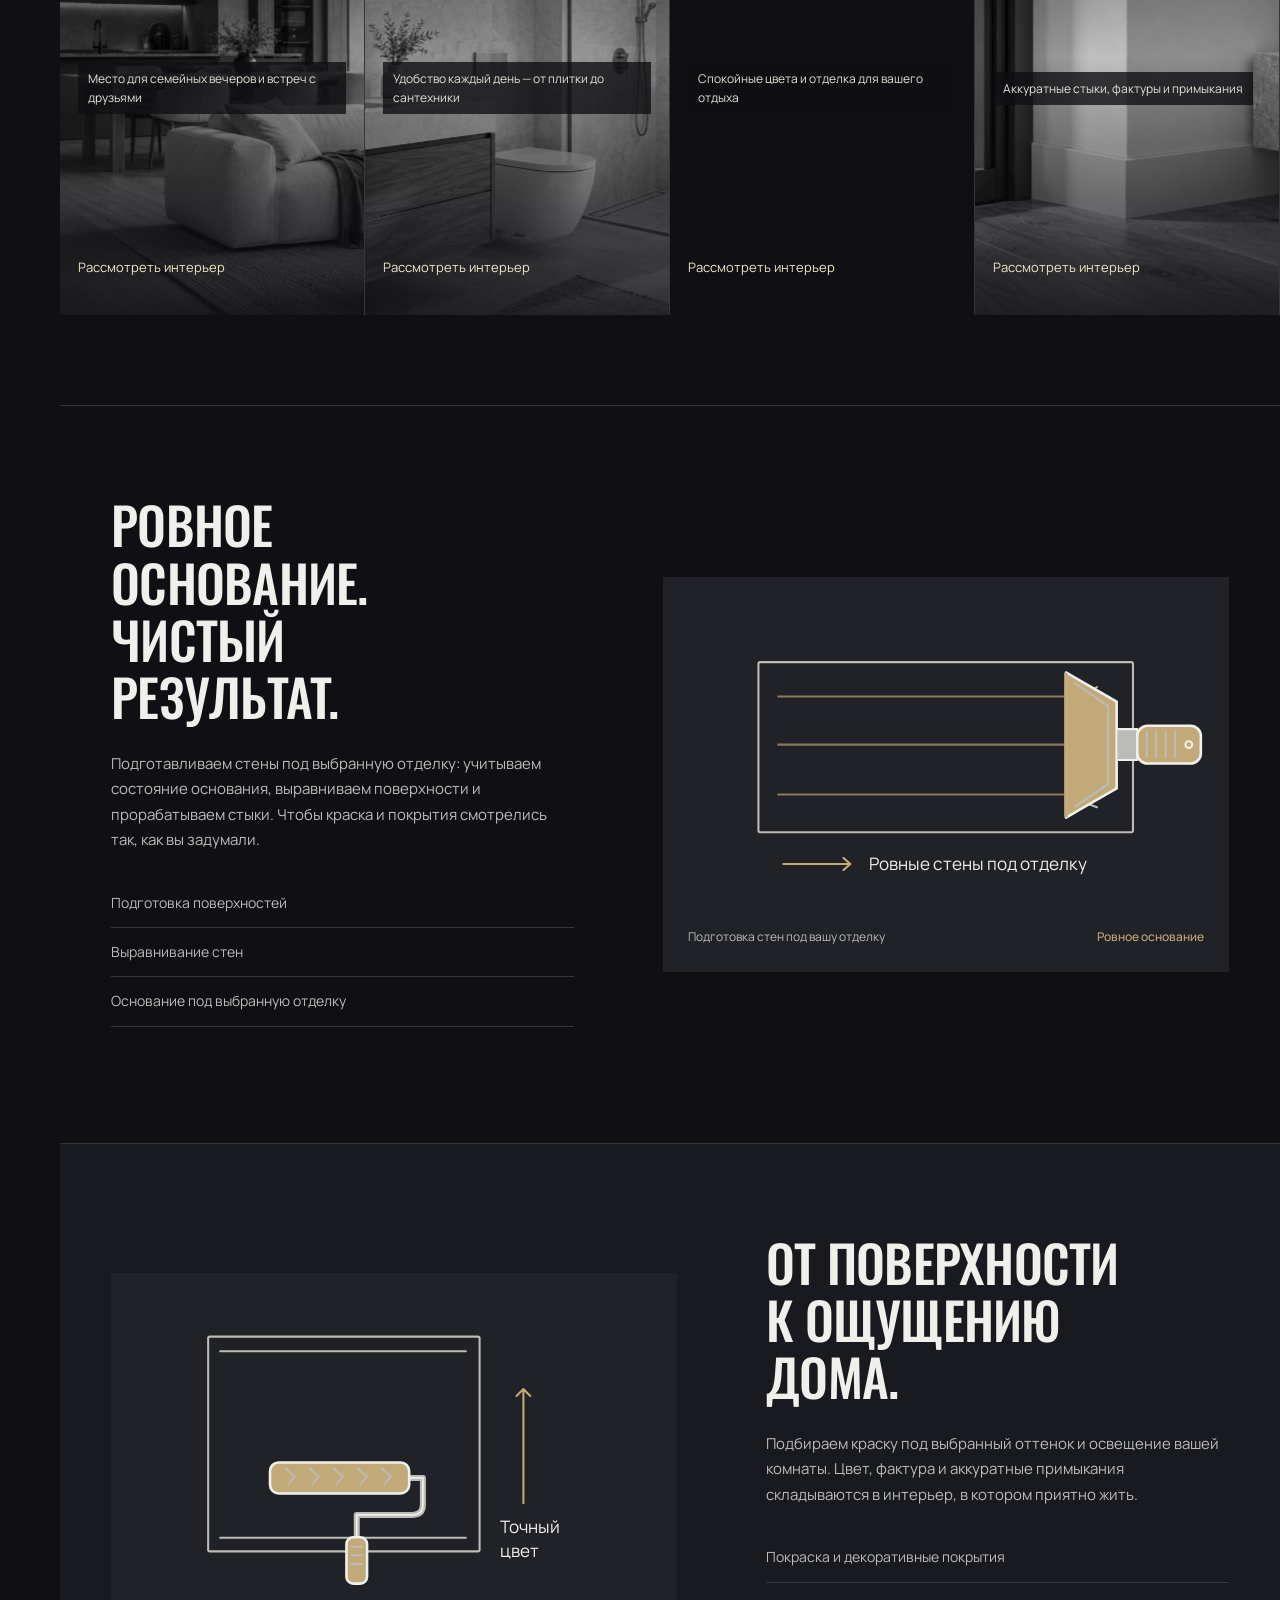
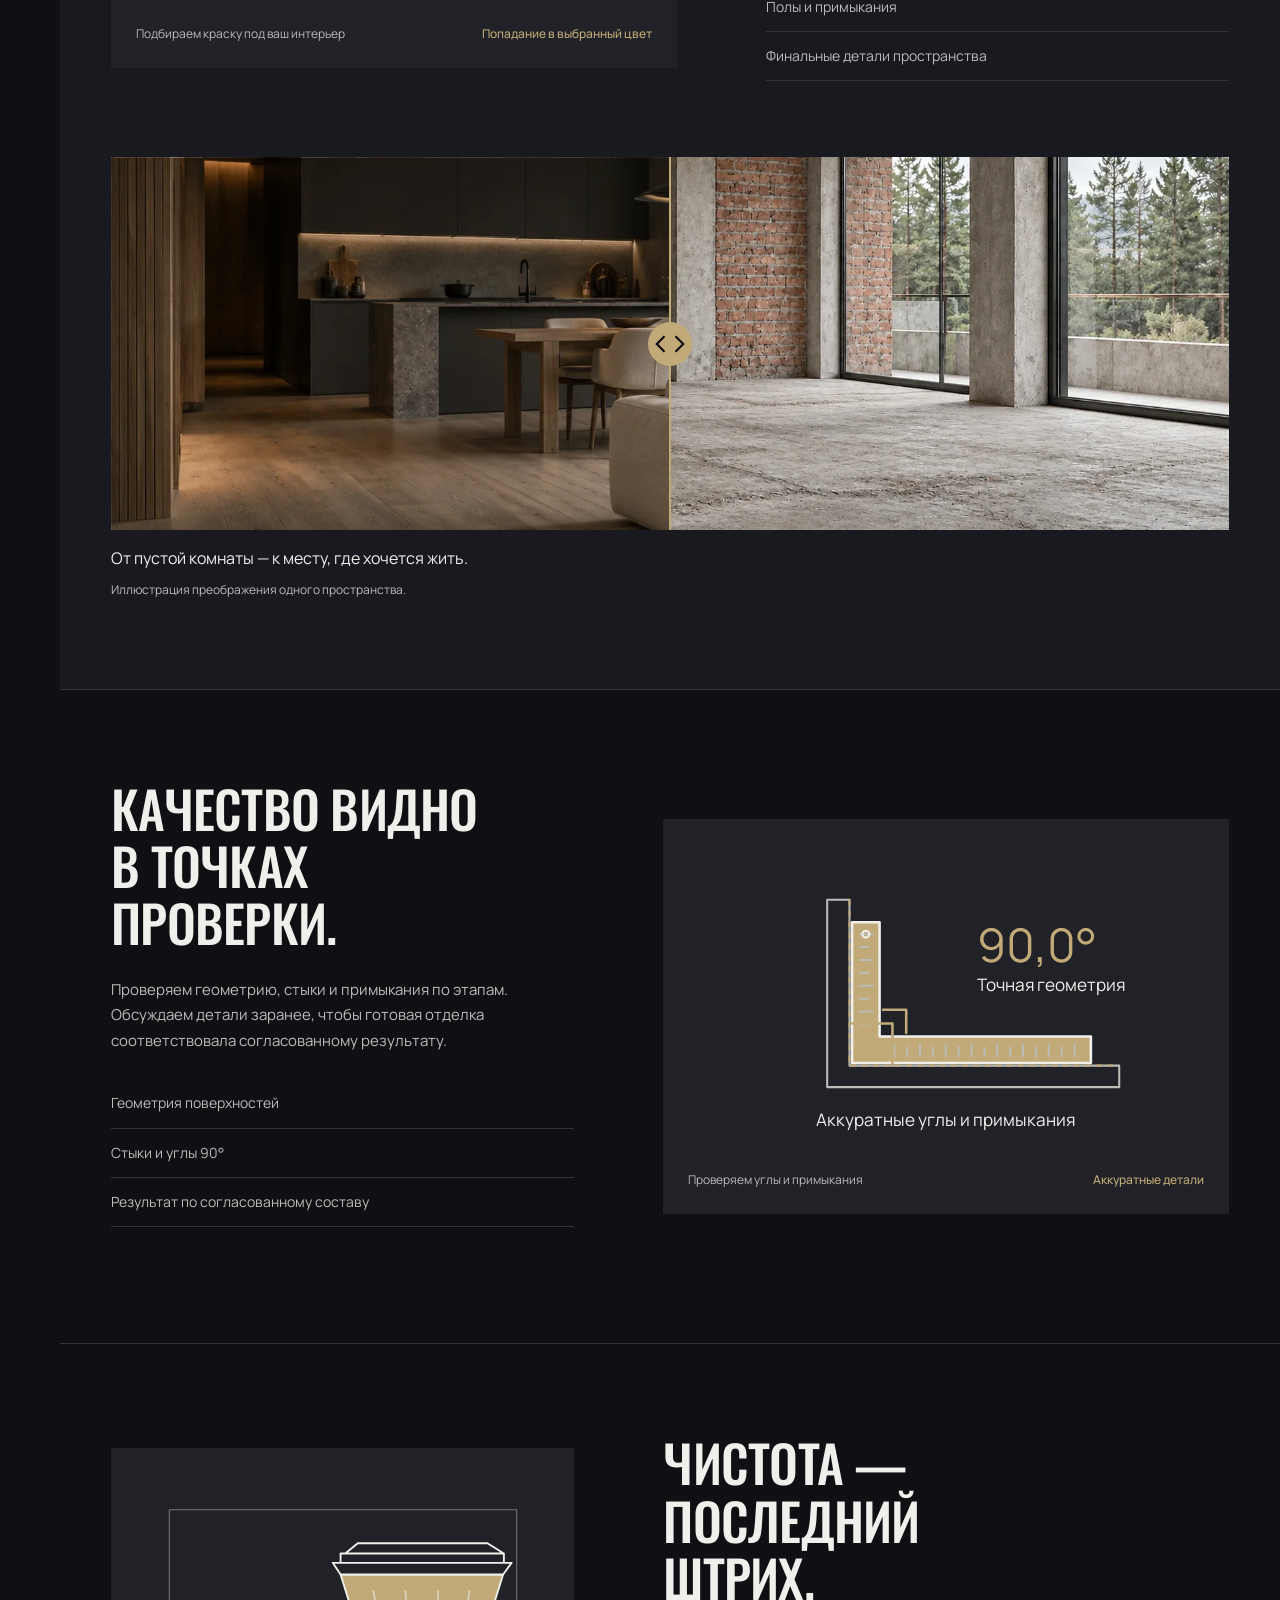
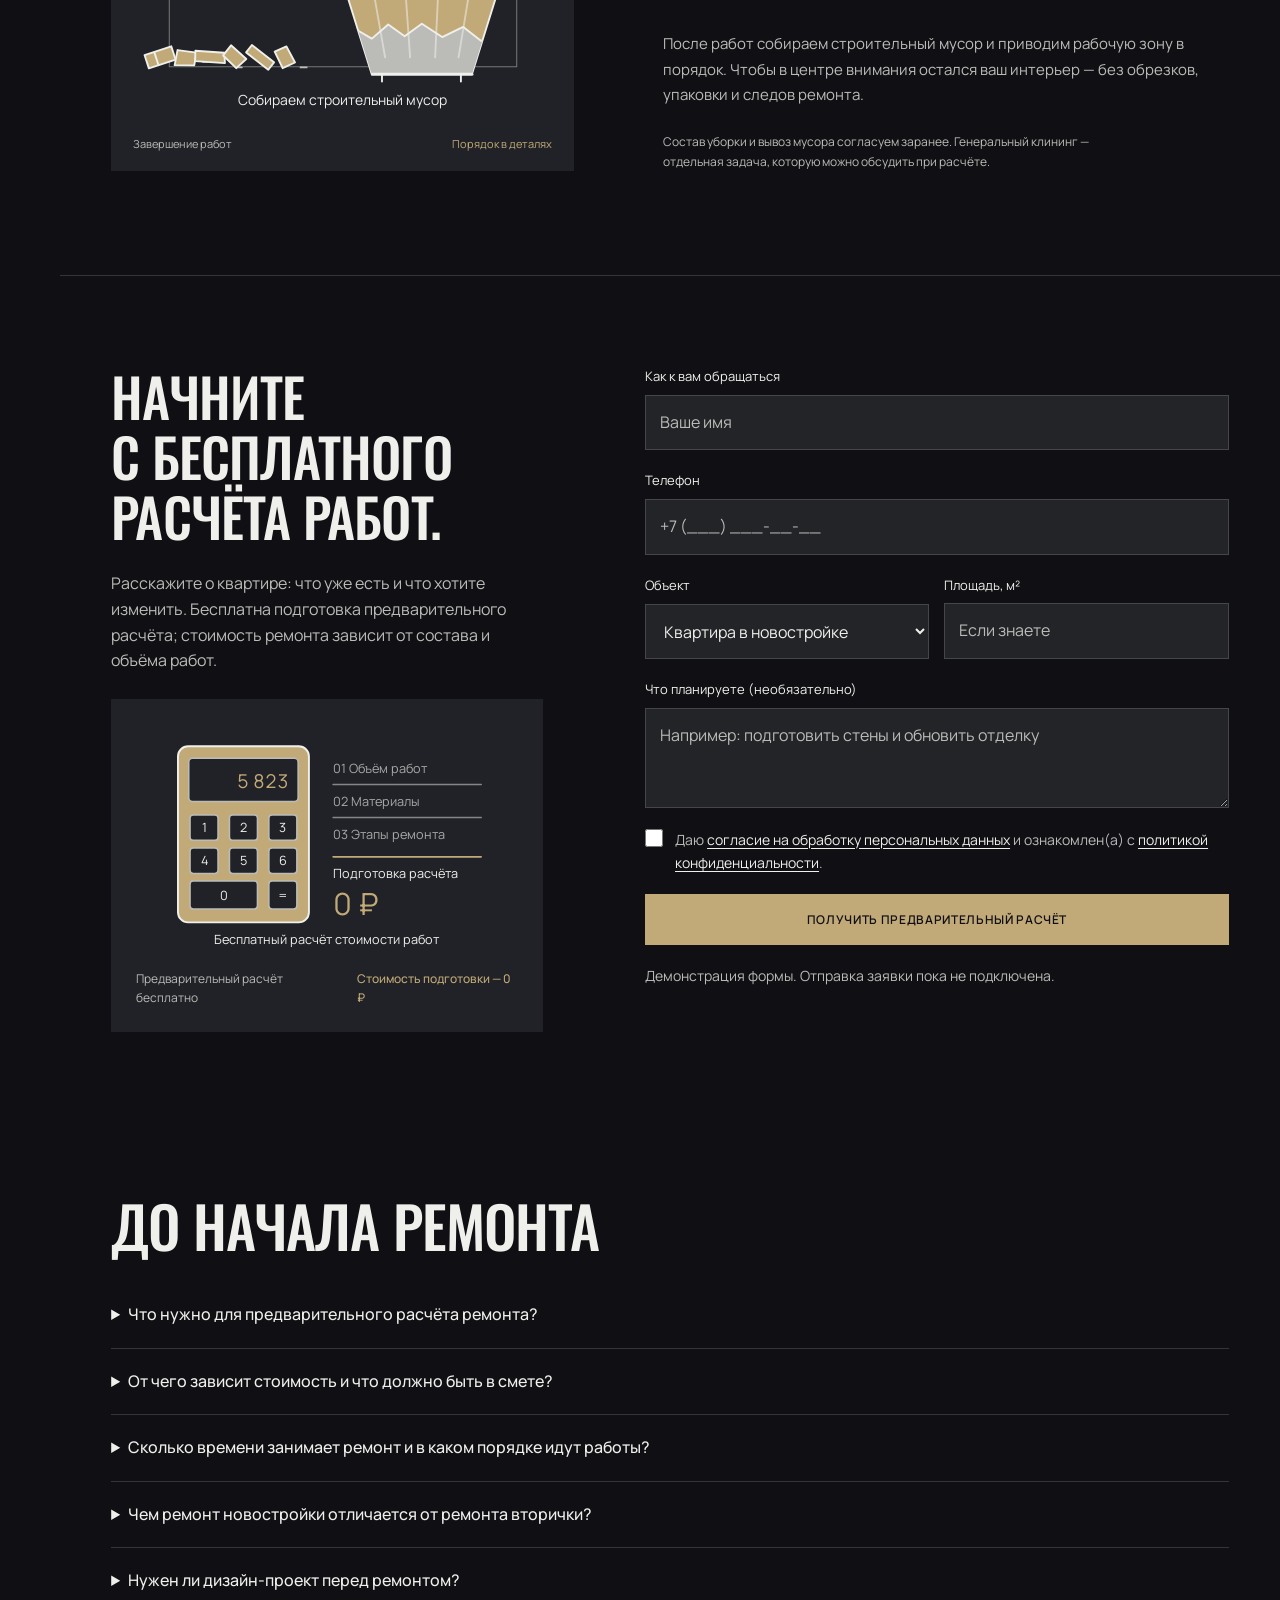
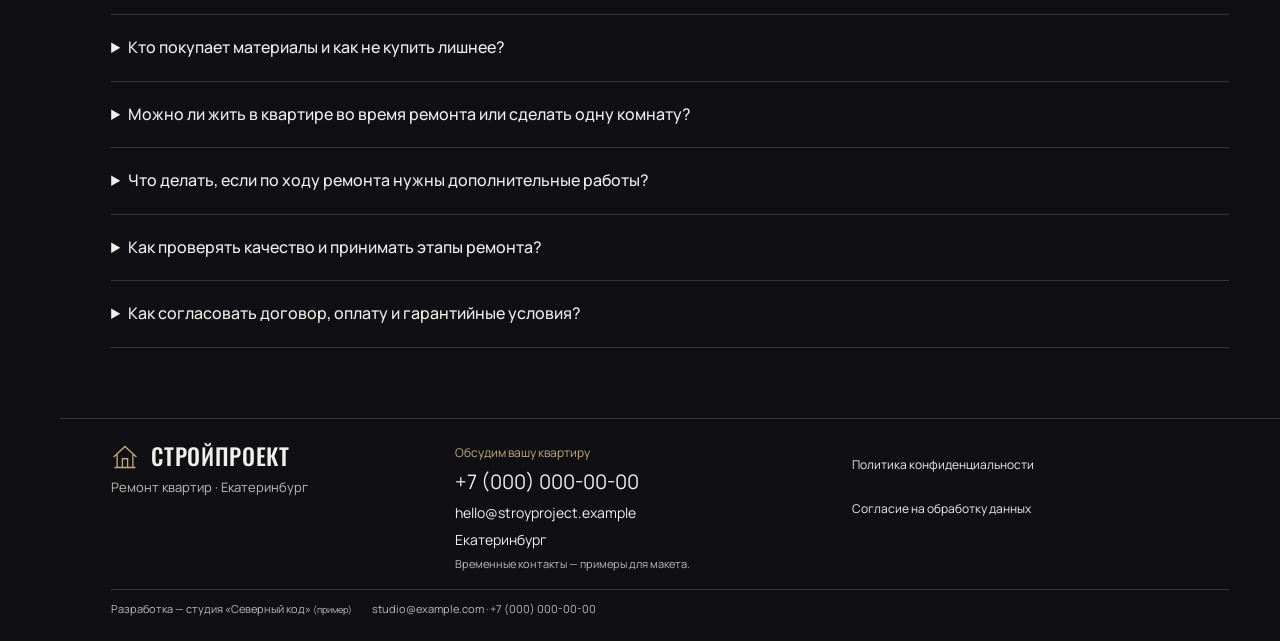
<file: reference-nordic.html>
<!doctype html><html lang="ru"><head><meta charset="utf-8"><meta name="robots" content="noindex"><title>СтройПроект</title><script>location.replace('./'+location.hash);</script><link rel="icon" href="favicon.svg"></head><body><a href="./">Открыть основной сайт СтройПроекта</a></body></html>
</file>
<file: reference-base.css>
@font-face{font-family:Manrope;src:url("assets/fonts/manrope-400.woff2") format("woff2");font-weight:400;font-display:swap}
@font-face{font-family:Manrope;src:url("assets/fonts/manrope-500.woff2") format("woff2");font-weight:500;font-display:swap}
@font-face{font-family:Manrope;src:url("assets/fonts/manrope-600.woff2") format("woff2");font-weight:600;font-display:swap}
@font-face{font-family:Manrope;src:url("assets/fonts/manrope-700.woff2") format("woff2");font-weight:700;font-display:swap}
@font-face{font-family:"Cormorant Garamond";src:url("assets/fonts/cormorant-garamond-400.woff2") format("woff2");font-weight:400;font-display:swap}
@font-face{font-family:"Cormorant Garamond";src:url("assets/fonts/cormorant-garamond-500.woff2") format("woff2");font-weight:500;font-display:swap}
@font-face{font-family:Oswald;src:url("assets/fonts/oswald-400.woff2") format("woff2");font-weight:400;font-display:swap}
@font-face{font-family:Oswald;src:url("assets/fonts/oswald-500.woff2") format("woff2");font-weight:500;font-display:swap}
@font-face{font-family:Oswald;src:url("assets/fonts/oswald-600.woff2") format("woff2");font-weight:600;font-display:swap}
:root{--bg:#171c1e;--surface:#202628;--ink:#f2eee6;--muted:#c2bfb7;--accent:#c5b48e;--line:#414748;--tool-fill:#212728;--tool-surface:#2a3234;--display:Manrope,sans-serif;--body:Manrope,sans-serif}
*{box-sizing:border-box}html{scroll-behavior:smooth;scrollbar-color:var(--accent) var(--bg)}body{margin:0;background:var(--bg);color:var(--ink);font:16px/1.6 var(--body);overflow-wrap:break-word}::selection{background:var(--accent);color:var(--bg)}a{color:inherit;text-decoration:none;text-underline-offset:.25em}a:hover{text-decoration:underline}button,input,textarea,select{font:inherit}button{cursor:pointer}button,input,textarea,select{accent-color:var(--accent);caret-color:var(--accent)}:focus-visible{outline:2px solid var(--accent);outline-offset:5px}img{display:block;max-width:100%}h1,h2,h3,p{margin-top:0}h2{font-size:clamp(34px,4.5vw,64px);line-height:1.12;font-weight:500;letter-spacing:-.025em;margin-bottom:25px;text-wrap:balance}p{max-width:65ch;color:var(--muted)}button{color:inherit}.skip-link{position:fixed;top:-100px;left:20px;z-index:200;padding:12px;background:var(--surface)}.skip-link:focus{top:15px}
.site-header{position:relative;display:flex;align-items:center;gap:35px;justify-content:space-between;padding:24px 6vw;min-height:84px;background:var(--bg)}.brand{font-weight:600;letter-spacing:.08em;display:flex;gap:12px;align-items:center}.brand svg{width:28px;height:28px;color:var(--accent)}.main-nav{display:flex;gap:28px;font-size:13px}.header-cta{font-size:13px;color:var(--accent)}.side-rail{display:none}
.hero-scroll{height:178svh;position:relative}.hero-pin{position:sticky;top:0;height:100svh;min-height:640px;background:var(--bg);overflow:clip}.hero-photo,.hero-shade{position:absolute;inset:0;width:100%;height:100%;object-fit:cover}.hero-shade{background:linear-gradient(90deg,#101516d9,#10151624)}.hero-copy{position:relative;z-index:2;width:52%;padding:13vh 6vw 15vh}.hero-title{font-size:clamp(46px,6vw,86px);font-weight:500;line-height:1.04;letter-spacing:-.025em;margin-bottom:25px}.hero-lead{font-size:17px;line-height:1.65;color:#ece7dd;max-width:38ch}.hero-actions{display:flex;gap:14px;flex-wrap:wrap}.button{display:inline-flex;align-items:center;justify-content:center;gap:12px;min-height:48px;padding:14px 24px;border:1px solid var(--accent);font-size:14px;font-weight:600;background:transparent;transition:background .2s,color .2s}.button:hover{text-decoration:none;background:var(--ink);color:var(--bg)}.button.primary{background:var(--accent);color:var(--bg)}.button.secondary{color:#fff;background:#1115;border-color:#ddd7}.hero-drawing{position:absolute;z-index:3;right:3vw;bottom:7vh;width:47vw;pointer-events:none;opacity:0}.hero-drawing canvas{display:block;width:100%;aspect-ratio:1.14;height:auto}.hero-caption{position:absolute;z-index:4;right:5vw;bottom:25px;font-size:12px;color:#eee8dc;max-width:44ch}.scroll-guide{position:absolute;z-index:4;left:6vw;bottom:28px;color:#ede7d9;font-size:12px;display:flex;align-items:center;gap:16px}.scroll-guide::before{content:"";height:36px;width:1px;background:var(--accent)}.hero-stage-label{font-size:13px;margin-top:18px;color:var(--accent)}.hero-progress{position:absolute;left:0;bottom:0;width:100%;height:2px;background:#fff2;z-index:5}.hero-progress i{height:100%;width:0;display:block;background:var(--accent)}
.promise-strip{display:grid;grid-template-columns:repeat(4,1fr);padding:25px 6vw;gap:15px;border-bottom:1px solid var(--line)}.promise-strip strong{font-size:16px;display:block;margin-bottom:5px}.promise-strip span{font-size:13px;color:var(--muted)}.about-section{padding:100px 6vw;display:grid;grid-template-columns:1fr 1fr;gap:7vw;align-items:center}.about-photo{width:100%;height:540px;object-fit:cover}.about-copy p{line-height:1.75}.about-copy .text-link{display:inline-block;color:var(--accent);border-bottom:1px solid var(--accent);padding-bottom:8px}.content-section{padding:95px 6vw;border-top:1px solid var(--line);position:relative;scroll-margin-top:30px}.section-body{display:grid;grid-template-columns:1fr 1fr;gap:7vw;align-items:center}.section-copy h2{max-width:14ch}.process-list{list-style:none;padding:0;margin:26px 0}.process-list li{border-bottom:1px solid var(--line);padding:12px 0;font-size:14px;color:var(--muted)}.scene-frame{background:var(--tool-surface);padding:25px;position:relative;min-width:0}.scene-frame svg{width:100%;height:auto;display:block}.scene-caption{display:flex;justify-content:space-between;gap:15px;font-size:12px;margin-top:16px;color:var(--muted)}.scene-caption strong{font-weight:500;color:var(--accent)}.section-photo{width:100%;height:420px;object-fit:cover;margin-top:30px}.section-body[data-side=left] .section-copy{order:2}.section-body[data-side=left] .scene-frame{order:1}.section-body[data-side=right] .section-copy{order:1}.section-body[data-side=right] .scene-frame{order:2}
.cases-grid{display:grid;grid-template-columns:repeat(3,1fr);gap:25px;margin-top:40px}.case-card{min-width:0}.case-image{position:relative;aspect-ratio:4/3;overflow:hidden}.case-image img{width:100%;height:100%;object-fit:cover;transform:scale(1.04);will-change:transform}.case-scan{position:absolute;top:0;bottom:0;left:0;width:1px;background:var(--accent);opacity:0}.case-mark{position:absolute;left:16px;top:16px;background:#141917e8;color:#f5f1e7;padding:5px 11px;font-size:12px;z-index:2}.case-caption{padding:20px 0}.case-caption h3{font-size:22px;line-height:1.2;font-weight:500;margin-bottom:8px}.case-caption p{font-size:13px}.concept-note{font-size:13px;max-width:65ch}.estimate-layout{display:grid;grid-template-columns:1fr 1fr;gap:7vw;align-items:start}.estimate-copy .scene-frame{margin-top:25px;background:transparent;padding:0}.estimate-form{display:grid;gap:20px}.estimate-form label{display:grid;gap:8px;font-size:13px}.estimate-form input,.estimate-form select,.estimate-form textarea{width:100%;min-width:0;border:1px solid var(--line);background:var(--surface);color:var(--ink);padding:14px;min-height:48px;border-radius:0}.estimate-form input::placeholder,.estimate-form textarea::placeholder{color:var(--muted);opacity:1}.estimate-form textarea{min-height:100px;resize:vertical}.estimate-form .form-row{display:grid;grid-template-columns:1fr 1fr;gap:15px}.estimate-form .form-note{font-size:12px;margin:0;line-height:1.6}.form-result{font-size:14px;min-height:25px;color:var(--accent)}.faq-section{padding:80px 6vw}.faq-section details{border-bottom:1px solid var(--line);padding:20px 0}.faq-section summary{cursor:pointer;font-weight:500;list-style:revert}.faq-section details p{margin:18px 0 0;max-width:65ch}.site-footer{padding:45px 6vw;border-top:1px solid var(--line);display:flex;align-items:start;justify-content:space-between;gap:30px;font-size:13px}.site-footer p{margin:10px 0 0}.site-footer nav{display:flex;gap:20px;flex-wrap:wrap}
.layout-editor{position:fixed;bottom:16px;right:16px;z-index:90;width:min(330px,calc(100vw - 32px));background:#f2eee5;color:#252b2d;box-shadow:0 8px 24px #0003;border-radius:4px;font-size:13px}.layout-editor>summary{cursor:pointer;list-style:none;padding:12px 16px;display:flex;align-items:center;justify-content:space-between;min-height:46px}.layout-editor>summary::after{content:"+";font-size:20px}.layout-editor[open]>summary::after{content:"−"}.editor-body{padding:4px 16px 16px;display:grid;gap:10px;max-height:65svh;overflow:auto}.editor-body select,.editor-body button{padding:9px 12px;border:1px solid #a3aaa3;background:#fff9;color:#252b2d;min-height:42px}.editor-buttons{display:flex;gap:8px;flex-wrap:wrap}.editor-body label{display:grid;gap:5px}.editor-status{margin:0;color:#41503c;font-size:12px;min-height:18px}.hero-reverse .hero-copy{margin-left:auto;text-align:right}.hero-reverse .hero-drawing{right:auto!important;left:3vw}.hero-reverse .hero-actions{justify-content:flex-end}
@media(max-width:900px){.main-nav{gap:15px}.main-nav a{font-size:12px}.hero-copy{width:60%}.section-body{gap:4vw}}
@media(max-width:700px){body{font-size:15px}.main-nav{display:none}.site-header{padding:17px 6vw;min-height:70px;gap:12px}.brand{font-size:14px}.header-cta{font-size:12px}.hero-scroll{height:auto!important}.hero-pin{position:relative;height:auto;min-height:760px!important}.hero-copy{width:100%!important;padding:70px 6vw 350px!important;text-align:left!important;margin:0!important}.hero-title{font-size:44px!important;line-height:1.12!important;max-width:15ch!important}.hero-lead{font-size:15px!important;max-width:36ch!important}.hero-actions{justify-content:flex-start!important}.hero-drawing{opacity:1;width:94%!important;left:3%!important;right:auto!important;bottom:35px!important;max-width:none!important}.hero-caption{display:none}.scroll-guide{display:none}.promise-strip{grid-template-columns:1fr 1fr;gap:22px;padding:30px 6vw}.about-section{grid-template-columns:1fr;padding:60px 6vw;gap:30px}.about-photo{height:360px}.content-section{padding:65px 6vw}.section-body,.estimate-layout{grid-template-columns:1fr!important;gap:30px}.section-copy,.scene-frame{order:initial!important}.section-copy h2{font-size:36px}.scene-frame{padding:15px}.cases-grid{grid-template-columns:1fr!important;gap:25px}.case-image{max-height:460px}.estimate-form .form-row{grid-template-columns:1fr}.site-footer{flex-direction:column;padding-bottom:100px}.faq-section{padding:60px 6vw}.layout-editor{width:auto;max-width:calc(100vw - 32px)}.layout-editor[open]{width:min(330px,calc(100vw - 32px))}}
@media(prefers-reduced-motion:reduce){html{scroll-behavior:auto}.hero-scroll{height:auto!important}.hero-pin{position:relative}.hero-drawing{opacity:1}*,*::before,*::after{transition:none!important;animation:none!important}.case-image img{will-change:auto}}
</file>
<file: reference-editorial.css>
/* Two reference-led worlds: an architectural editorial and a Nordic studio. */
.theme-editorial {
  --bg: #171c1e;
  --surface: #202628;
  --ink: #f2eee6;
  --muted: #c2bfb7;
  --accent: #c5b48e;
  --line: #414748;
  --tool-fill: #c5b48e;
  --tool-surface: #242d2f;
  background: var(--bg);
  color: var(--ink);
}
.theme-editorial .site-header {
  min-height: 88px;
  padding-inline: 6.4vw;
  background: #171c1ee6;
  border-bottom-color: #f2eee616;
}
.theme-editorial .brand { letter-spacing: .16em; font-size: 17px; font-weight: 500; }
.theme-editorial .main-nav { gap: 30px; font-size: 12px; }
.theme-editorial .header-cta { color: var(--accent); }
.theme-editorial h1,
.theme-editorial h2,
.theme-editorial .case-caption h3 {
  font-family: 'Cormorant Garamond', Georgia, serif;
  font-weight: 500;
  letter-spacing: -.025em;
  line-height: .98;
}
.theme-editorial .hero-pin { isolation: isolate; min-height: 750px; }
.theme-editorial .hero-photo { object-position: 62% 50%; filter: saturate(.65) brightness(.79); }
.theme-editorial .hero-shade {
  background: linear-gradient(90deg, #101719f2 0%, #141b1dbd 32%, #171c1e12 75%), linear-gradient(0deg, #171c1eeb, transparent 34%);
}
.theme-editorial .hero-copy { max-width: 700px; width: 53%; padding-left: 6.4vw; padding-top: 13vh; padding-bottom: 15vh; }
.theme-editorial .hero-title { font-size: clamp(58px, 6.3vw, 96px); max-width: 10.5ch; text-wrap: balance; }
.theme-editorial .hero-lead { max-width: 35ch; font-size: 16px; line-height: 1.65; margin-top: 25px; color: #e0dbd1; }
.theme-editorial .hero-actions { margin-top: 30px; }
.theme-editorial .button { border-radius: 0; font-size: 13px; font-weight: 600; padding: 16px 23px; }
.theme-editorial .hero-drawing { right: 4vw; width: 46vw; bottom: 4vh; }
.theme-editorial .hero-caption { right: 6.4vw; color: #ece6d7; font-size: 11px; letter-spacing: .06em; }
.theme-editorial .promise-strip { padding: 0 6.4vw; background: var(--bg); border-block: 1px solid var(--line); }
.theme-editorial .promise-strip > * { padding: 31px 25px; border-right: 1px solid var(--line); font-size: 13px; }
.theme-editorial .promise-strip > :first-child { padding-left: 0; }
.theme-editorial .promise-strip > :last-child { border-right: 0; }
.theme-editorial .about-section { display: grid; grid-template-columns: 1.15fr .85fr; gap: 7vw; padding: 105px 6.4vw 85px; align-items: center; }
.theme-editorial .about-photo { width: 100%; height: 640px; object-fit: cover; filter: saturate(.68); }
.theme-editorial .about-copy { max-width: 470px; }
.theme-editorial .about-copy h2 { font-size: clamp(42px, 4.4vw, 68px); margin-bottom: 25px; }
.theme-editorial .about-copy p { line-height: 1.75; color: var(--muted); }
.theme-editorial .content-section { padding: 95px 6.4vw; border-top: 1px solid var(--line); }
.theme-editorial .section-body { display: grid; grid-template-columns: .85fr 1.15fr; align-items: center; gap: 8vw; }
.theme-editorial .section-copy h2 { font-size: clamp(42px, 4.7vw, 72px); max-width: 13ch; }
.theme-editorial .section-copy p { max-width: 43ch; line-height: 1.75; }
.theme-editorial .scene-frame { background: var(--tool-surface); border: 0; padding: 30px; }
.theme-editorial [data-block='rough'] .section-body { grid-template-columns: 1.15fr .85fr; }
.theme-editorial [data-block='rough'] .section-copy { order: 2; }
.theme-editorial [data-block='rough'] .scene-frame { order: 1; }
.theme-editorial [data-block='finish'] { background: #242827; }
.theme-editorial [data-block='quality'] .section-body { grid-template-columns: 1fr 1fr; }
.theme-editorial .section-photo { width: 100%; max-height: 510px; object-fit: cover; filter: saturate(.65); }
.theme-editorial .process-list { border-top: 1px solid var(--line); margin-top: 30px; padding-left: 0; }
.theme-editorial .process-list li { padding-block: 14px; border-bottom: 1px solid var(--line); }
.theme-editorial .cases-grid { display: grid; grid-template-columns: 1.28fr 1fr 1fr; gap: 22px; align-items: end; margin-top: 45px; }
.theme-editorial .case-card { background: transparent; border: 0; border-radius: 0; }
.theme-editorial .case-image { aspect-ratio: 3 / 4; filter: saturate(.65); }
.theme-editorial .case-card:first-child .case-image { aspect-ratio: 3 / 4.7; }
.theme-editorial .case-caption { padding: 18px 0; border-bottom: 1px solid var(--line); }
.theme-editorial .case-caption h3 { font-size: 31px; }
.theme-editorial .case-caption p { font-size: 12px; color: var(--muted); }
.theme-editorial .estimate-section { background: #e9e5dc; color: #252b2d; --ink: #252b2d; --muted: #505755; --line: #b6b9b0; --tool-surface: #dadbd0; --accent: #675f49; --tool-fill: #928369; }
.theme-editorial .estimate-layout { display: grid; grid-template-columns: 1fr 1fr; gap: 8vw; align-items: start; }
.theme-editorial .estimate-copy h2 { font-size: clamp(44px, 4.7vw, 72px); }
.theme-editorial .estimate-form { border: 0; background: transparent; padding: 0; }
.theme-editorial .estimate-form input,
.theme-editorial .estimate-form select,
.theme-editorial .estimate-form textarea { background: transparent; color: #252b2d; border: 0; border-bottom: 1px solid #9b9e94; border-radius: 0; }
.theme-editorial .faq-section { padding: 80px 6.4vw; }
.theme-editorial .site-footer { padding: 50px 6.4vw; }

.theme-nordic {
  --bg: #101014;
  --surface: #18191d;
  --ink: #efefeb;
  --muted: #bbbcb8;
  --accent: #c2aa78;
  --line: #343538;
  --tool-fill: #c2aa78;
  --tool-surface: #202227;
  background: var(--bg);
  color: var(--ink);
  padding-left: 60px;
}
.theme-nordic h1,
.theme-nordic h2,
.theme-nordic .case-caption h3,
.theme-nordic .brand { font-family: 'Oswald', sans-serif; font-weight: 500; text-transform: uppercase; letter-spacing: -.015em; line-height: 1.12; }
.theme-nordic .side-rail { display: flex; position: fixed; inset: 0 auto 0 0; width: 60px; flex-direction: column; align-items: center; justify-content: space-between; padding: 25px 0; border-right: 1px solid var(--line); background: var(--bg); z-index: 40; }
.theme-nordic .side-rail a { writing-mode: vertical-rl; text-transform: uppercase; letter-spacing: .12em; font-size: 10px; color: var(--muted); }
.theme-nordic .side-rail .rail-word { writing-mode: vertical-rl; font-family: 'Oswald', sans-serif; font-size: 15px; letter-spacing: .15em; }
.theme-nordic .site-header { padding-inline: 4vw; min-height: 77px; background: #101014ed; border-bottom: 1px solid var(--line); }
.theme-nordic .brand { font-size: 23px; letter-spacing: .03em; }
.theme-nordic .main-nav { font-size: 11px; text-transform: uppercase; letter-spacing: .08em; gap: 26px; }
.theme-nordic .header-cta { font-size: 11px; text-transform: uppercase; }
.theme-nordic .hero-pin { min-height: 720px; }
.theme-nordic .hero-photo { object-position: 66% 50%; filter: saturate(.6) brightness(.73); }
.theme-nordic .hero-shade { background: linear-gradient(90deg, #101014c9, #10101418 75%), linear-gradient(0deg, #101014, #10101400 47%); }
.theme-nordic .hero-copy { width: 60%; max-width: 760px; padding-left: 7vw; padding-top: 12vh; }
.theme-nordic .hero-title { font-size: clamp(52px, 5.5vw, 86px); max-width: 12ch; text-wrap: balance; }
.theme-nordic .hero-lead { font-size: 15px; max-width: 36ch; line-height: 1.65; color: #deded7; }
.theme-nordic .button { font-size: 12px; text-transform: uppercase; letter-spacing: .055em; padding: 15px 25px; border-radius: 0; }
.theme-nordic .hero-drawing { right: 4vw; bottom: 3vh; width: 47vw; }
.theme-nordic .hero-caption { font-family: 'Oswald', sans-serif; right: 4vw; font-size: 14px; color: #e0d6bd; }
.theme-nordic .promise-strip { margin-inline: 4vw; padding: 22px 0; background: var(--bg); border-bottom: 1px solid var(--line); }
.theme-nordic .promise-strip > * { padding-inline: 20px; border-right: 1px solid var(--line); }
.theme-nordic .promise-strip > :last-child { border: 0; }
.theme-nordic .about-section { display: grid; grid-template-columns: .72fr 1.28fr; gap: 6vw; align-items: center; padding: 80px 4vw; }
.theme-nordic .about-copy { grid-column: 1; grid-row: 1; }
.theme-nordic .about-photo { grid-column: 2; width: 100%; height: 490px; object-fit: cover; filter: saturate(.7); }
.theme-nordic .about-copy h2 { font-size: clamp(34px, 3.7vw, 58px); max-width: 14ch; }
.theme-nordic .about-copy p { max-width: 40ch; font-size: 15px; line-height: 1.75; color: var(--muted); }
.theme-nordic .content-section { padding: 90px 4vw; border-top: 1px solid var(--line); }
.theme-nordic .section-body { display: grid; grid-template-columns: .9fr 1.1fr; gap: 7vw; align-items: center; }
.theme-nordic .section-copy h2 { font-size: clamp(36px, 4vw, 62px); max-width: 14ch; }
.theme-nordic .section-copy p { font-size: 15px; line-height: 1.7; }
.theme-nordic .scene-frame { border: 0; background: var(--tool-surface); border-radius: 0; padding: 25px; }
.theme-nordic [data-block='finish'] { background: #191a1f; }
.theme-nordic [data-block='finish'] .section-body { grid-template-columns: 1.1fr .9fr; }
.theme-nordic [data-block='finish'] .section-copy { order: 2; }
.theme-nordic [data-block='finish'] .scene-frame { order: 1; }
.theme-nordic .section-photo { width: 100%; max-height: 460px; object-fit: cover; filter: saturate(.7); }
.theme-nordic .process-list { padding-left: 0; margin-top: 26px; }
.theme-nordic .process-list li { padding-block: 13px; border-bottom: 1px solid var(--line); }
.theme-nordic [data-block='cases'] { padding-inline: 0; }
.theme-nordic [data-block='cases'] > h2,
.theme-nordic [data-block='cases'] > p,
.theme-nordic [data-block='cases'] > .section-copy { margin-inline: 4vw; }
.theme-nordic .cases-grid { display: grid; grid-template-columns: repeat(4, minmax(0, 1fr)); gap: 0; margin-top: 40px; }
.theme-nordic .case-card { position: relative; background: transparent; border: 0; border-right: 1px solid #ffffff2a; border-radius: 0; min-height: 470px; }
.theme-nordic .case-image { width: 100%; height: 470px; aspect-ratio: auto; filter: saturate(.55) brightness(.7); }
.theme-nordic .case-image img { width: 100%; height: 100%; object-fit: cover; }
.theme-nordic .case-caption { position: absolute; inset: 0; padding: 22px 18px; display: flex; flex-direction: column; justify-content: space-between; background: linear-gradient(0deg, #101014bf, transparent 48%); color: #f4f3eb; }
.theme-nordic .case-caption h3 { font-size: 23px; max-width: 11ch; }
.theme-nordic .case-caption p { font-size: 11px; color: #e2e0d6; }
.theme-nordic .estimate-layout { display: grid; grid-template-columns: .85fr 1.15fr; gap: 8vw; }
.theme-nordic .estimate-copy h2 { font-size: clamp(38px, 4.2vw, 64px); }
.theme-nordic .estimate-form { padding: 0; border: 0; background: transparent; }
.theme-nordic .estimate-form input,
.theme-nordic .estimate-form textarea,
.theme-nordic .estimate-form select { border: 1px solid #45464a; background: #232428; color: var(--ink); border-radius: 0; }
.theme-nordic .faq-section { padding: 70px 4vw; }
.theme-nordic .site-footer { padding: 50px 4vw; border-top: 1px solid var(--line); }

@media (max-width: 1000px) and (min-width: 701px) {
  .theme-editorial .main-nav, .theme-nordic .main-nav { gap: 14px; }
  .theme-editorial .hero-copy { width: 65%; }
  .theme-nordic .hero-copy { width: 70%; }
  .theme-editorial .about-photo { height: 480px; }
  .theme-nordic .cases-grid { grid-template-columns: repeat(2, 1fr); }
}
@media (max-width: 700px) {
  .theme-editorial .site-header, .theme-nordic .site-header { padding-inline: 22px; min-height: 72px; }
  .theme-editorial .brand { font-size: 13px; }
  .theme-editorial .hero-pin, .theme-nordic .hero-pin { min-height: 790px; }
  .theme-editorial .hero-copy, .theme-nordic .hero-copy { width: 100%; max-width: none; padding: 70px 22px 310px; }
  .theme-editorial .hero-title { font-size: clamp(50px, 13vw, 70px); max-width: 11ch; }
  .theme-nordic .hero-title { font-size: clamp(44px, 11.5vw, 62px); max-width: 12ch; }
  .theme-editorial .hero-drawing, .theme-nordic .hero-drawing { width: calc(100% - 32px); right: 16px; bottom: 38px; height: 290px; }
  .theme-editorial .hero-photo, .theme-nordic .hero-photo { object-position: 63% center; }
  .theme-editorial .hero-shade, .theme-nordic .hero-shade { background: linear-gradient(0deg, #101719dc, #10171960), linear-gradient(90deg, #101719c0, transparent); }
  .theme-editorial .promise-strip, .theme-nordic .promise-strip { margin: 0; padding: 0 22px; grid-template-columns: 1fr 1fr; }
  .theme-editorial .promise-strip > *, .theme-nordic .promise-strip > * { padding: 20px 12px; font-size: 12px; border-right: 0; border-bottom: 1px solid var(--line); }
  .theme-editorial .about-section, .theme-nordic .about-section { display: flex; flex-direction: column; gap: 35px; align-items: stretch; padding: 60px 22px; }
  .theme-editorial .about-photo, .theme-nordic .about-photo { height: 400px; }
  .theme-editorial .content-section, .theme-nordic .content-section { padding: 65px 22px; }
  .theme-editorial .section-body, .theme-nordic .section-body,
  .theme-editorial [data-block='rough'] .section-body,
  .theme-editorial [data-block='quality'] .section-body,
  .theme-nordic [data-block='finish'] .section-body { display: flex; flex-direction: column; gap: 30px; align-items: stretch; }
  .theme-editorial [data-block='rough'] .section-copy,
  .theme-nordic [data-block='finish'] .section-copy { order: 0; }
  .theme-editorial [data-block='rough'] .scene-frame,
  .theme-nordic [data-block='finish'] .scene-frame { order: 1; }
  .theme-editorial .section-copy h2, .theme-editorial .about-copy h2 { font-size: 48px; }
  .theme-nordic .section-copy h2, .theme-nordic .about-copy h2 { font-size: 38px; }
  .theme-editorial .scene-frame, .theme-nordic .scene-frame { padding: 14px; }
  .theme-editorial .cases-grid { grid-template-columns: 1fr; gap: 34px; }
  .theme-editorial .case-card:first-child .case-image { aspect-ratio: 3 / 4; }
  .theme-editorial .estimate-layout, .theme-nordic .estimate-layout { grid-template-columns: 1fr; gap: 35px; }
  .theme-editorial .faq-section, .theme-editorial .site-footer,
  .theme-nordic .faq-section, .theme-nordic .site-footer { padding: 55px 22px; }
  .theme-nordic { padding-left: 0; }
  .theme-nordic .side-rail { display: none; }
  .theme-nordic [data-block='cases'] { padding-inline: 0; }
  .theme-nordic [data-block='cases'] > h2,
  .theme-nordic [data-block='cases'] > p,
  .theme-nordic [data-block='cases'] > .section-copy { margin-inline: 22px; }
  .theme-nordic .cases-grid { grid-template-columns: repeat(2, minmax(0, 1fr)); }
  .theme-nordic .case-card { min-height: 330px; }
  .theme-nordic .case-image { height: 330px; }
  .theme-nordic .case-caption { padding: 17px 12px; }
  .theme-nordic .case-caption h3 { font-size: 20px; }
}
</file>
<file: reference-overrides.css>
/* Shared mechanical adjustments keep each reference world's own layout. */
.technical-phase.theme-boutique .hero-copy,.technical-phase.theme-calm .hero-copy{width:46%;margin-left:0;margin-right:0;text-align:left;padding-left:6vw;padding-right:0}
.technical-phase.theme-boutique .hero-title,.technical-phase.theme-calm .hero-title{font-size:clamp(38px,4vw,62px);margin-left:0}
.technical-phase .hero-actions{justify-content:flex-start}
.technical-phase.theme-boutique .hero-lead,.technical-phase.theme-calm .hero-lead{margin-left:0}
.theme-boutique .hero-title{letter-spacing:-.035em}.theme-boutique h2{letter-spacing:-.03em}
.theme-editorial [data-block=rough] .section-body{grid-template-columns:1fr 1fr}.theme-editorial [data-block=rough] .section-copy{order:1}.theme-editorial [data-block=rough] .scene-frame{order:2}
.plan-strip{margin-top:48px;padding:18px 0;color:var(--ink);border-block:1px solid var(--line)}.plan-strip svg{width:100%;height:auto;max-height:330px;display:block}
.scene-frame{min-height:0}.tool-scene-svg text{font-family:Manrope,sans-serif}.tool-scene-svg .tool-body{fill:var(--tool-fill);stroke:var(--ink)}
.case-open{padding:0;background:none;border:0;border-bottom:1px solid currentColor;font-size:13px;color:var(--accent);min-height:40px;position:relative;z-index:3}.theme-nordic .case-open{color:#f1e5c7;align-self:start}
.case-dialog{width:min(1000px,92vw);max-height:90svh;padding:22px;border:0;background:var(--surface);color:var(--ink)}.case-dialog::backdrop{background:#101416d9}.case-dialog img{width:100%;max-height:65svh;object-fit:contain;margin:15px 0}.case-dialog h2{font-size:32px;margin:20px 0 8px}.case-dialog p{font-size:13px}.dialog-close{border:1px solid var(--line);padding:8px 16px;background:transparent;color:var(--ink);float:right}
.theme-boutique .hero-pin,.theme-editorial .hero-pin,.theme-nordic .hero-pin,.theme-calm .hero-pin{min-height:0;height:100svh}
.theme-calm .hero-drawing{width:44%}.theme-boutique .hero-drawing{width:44%}
.theme-editorial .estimate-section{--tool-fill:#c8c9bd}
.theme-calm .estimate-copy{--tool-fill:#fafaf7;--ink:#252725;--muted:#475044;--accent:#796523;--bg:#e7e8e1;--tool-surface:#d2d7cc}
.theme-calm .estimate-form{--ink:#f8f8ef;--muted:#c0c8b7;--surface:#242824;--line:#929985;--accent:#ead272}.theme-calm .estimate-form select option{background:#242824;color:#f8f8ef}.theme-calm .estimate-form textarea{--muted:#545b4e}
body:not(.theme-calm) .estimate-form select option{background:var(--surface);color:var(--ink)}
.theme-boutique .scene-frame{background:#332d28;border:0}
@media(min-width:701px){.theme-boutique .hero-copy,.theme-calm .hero-copy{transition:opacity .3s}.hero-reverse .hero-copy{padding-right:6vw;padding-left:2vw}}
@media(max-width:700px){.hero-pin{height:auto!important;min-height:830px!important}.hero-drawing{max-height:340px!important;width:94%!important}.hero-copy{padding-bottom:390px!important}.theme-boutique .hero-copy,.theme-calm .hero-copy{padding-inline:6vw!important}.theme-editorial .hero-title,.theme-nordic .hero-title{max-width:13ch!important}.theme-editorial .hero-copy,.theme-nordic .hero-copy{padding-top:70px!important}.hero-drawing canvas{max-height:340px;object-fit:contain}.hero-caption{display:none!important}.hero-stage-label{margin-bottom:0}.plan-strip{margin-top:30px}.theme-boutique .case-card:nth-child(3){display:block}.theme-boutique .case-card:nth-child(2){margin-top:0}}
@media(prefers-reduced-motion:reduce){.hero-drawing{opacity:1!important}}
/* Short landscape screens must keep the complete action row reachable. */
@media(max-height:550px) and (min-width:701px){.hero-scroll{height:auto!important}.hero-pin{position:relative!important;min-height:640px!important;height:auto!important}}
.theme-editorial .hero-copy{width:59%;max-width:850px}
.layout-editor:not([open]){width:230px}
@media(max-width:700px){.layout-editor{position:relative;right:auto;bottom:auto;margin:0 6vw 25px;width:88%!important;max-width:none}.layout-editor[open]{width:88%!important}}
@media(min-width:701px){.hero-caption,.theme-boutique .hero-caption,.theme-calm .hero-caption{top:24px!important;bottom:auto!important;left:auto!important;right:6vw!important;padding:7px 10px;background:#171c1ed9;max-width:38ch}}
/* Review changes: stable heroes and an independent technical chapter. */
.separate-apartment .hero-scroll{height:auto!important}.separate-apartment .hero-pin{position:relative!important}.separate-apartment .hero-copy{transition:none!important}
.separate-apartment .hero-progress,.separate-apartment .scroll-guide{display:none}
.apartment-section{display:grid;grid-template-columns:.8fr 1.2fr;gap:5vw;align-items:center;padding:75px 6vw;border-block:1px solid var(--line);background:var(--surface)}
.apartment-copy h2{font-family:var(--display);max-width:15ch}.apartment-visual{min-width:0;background:#202524;padding:20px}.apartment-visual .hero-drawing{position:relative!important;inset:auto!important;width:100%!important;max-width:none!important;max-height:none!important}.apartment-visual canvas{width:100%;height:auto;max-height:none!important}
.theme-nordic .rail-logo{writing-mode:horizontal-tb!important;display:block;width:34px;height:34px;padding:3px}.rail-logo svg{display:block;width:100%;height:100%}
.theme-nordic .case-image{filter:none}.theme-nordic .case-image>img{filter:grayscale(1) brightness(.85)}.theme-nordic .case-image>.case-color{position:absolute;inset:0;filter:brightness(.96);clip-path:inset(0 100% 0 0);pointer-events:none}
.theme-nordic .case-caption h3{max-width:none;overflow-wrap:normal;font-size:clamp(18px,1.8vw,25px)}.theme-nordic .case-caption p{font-size:12px}
.theme-nordic .case-caption{padding-top:60px;z-index:3;background:linear-gradient(180deg,#101014ab,#10101408 45%,#101014d9)}.theme-nordic .case-caption p{padding:7px 10px;background:#101014c9;align-self:flex-start}.theme-nordic .case-mark{z-index:4}.theme-nordic .case-scan{z-index:2}
.plan-strip svg{overflow:visible}.theme-calm .hero-copy,.theme-boutique .hero-copy{transition:none}
@media(min-width:701px){.theme-nordic .hero-drawing{bottom:15vh;width:45vw}.separate-apartment .hero-copy{padding-bottom:12vh!important}.apartment-section .hero-drawing canvas{aspect-ratio:1.14}}
@media(max-width:700px){.apartment-section{grid-template-columns:1fr;padding:50px 6vw;gap:24px}.apartment-copy h2{font-size:36px}.apartment-visual{padding:10px}.separate-apartment .hero-copy{padding-bottom:70px!important}.separate-apartment .hero-pin{min-height:0!important;height:auto!important}.theme-nordic .case-caption h3{font-size:21px}}
@media(prefers-reduced-motion:reduce){.theme-nordic .case-image>img{filter:none}.theme-nordic .case-color{clip-path:none!important}}
.theme-editorial .hero-title{font-size:clamp(52px,5.5vw,82px);max-width:14ch;text-wrap:initial}
.theme-boutique .hero-caption,.theme-calm .hero-caption{left:6vw;bottom:74px}
.hero-caption{right:6vw;bottom:90px}
@media(min-width:701px){.theme-boutique .hero-caption,.theme-calm .hero-caption{right:auto!important;left:6vw!important;bottom:74px!important}.section-body[data-side=left] .section-copy{order:2!important}.section-body[data-side=left] .scene-frame{order:1!important}.section-body[data-side=right] .section-copy{order:1!important}.section-body[data-side=right] .scene-frame{order:2!important}.hero-reverse.technical-phase .hero-copy{margin-left:auto;margin-right:0;text-align:right;padding-right:6vw;padding-left:0}.hero-reverse.technical-phase .hero-actions{justify-content:flex-end}}
.theme-editorial .section-body[data-side=left] .section-copy{order:2}.theme-editorial .section-body[data-side=left] .scene-frame{order:1}
@media(max-height:720px) and (min-width:701px){.hero-copy{padding-top:6vh!important;padding-bottom:8vh!important}.hero-title{font-size:clamp(36px,4.6vw,66px)!important;line-height:1.02!important}.hero-lead{margin-top:16px!important}.hero-caption{bottom:70px}.scroll-guide{bottom:16px}.hero-drawing{bottom:3vh}}
@media(max-width:700px){.theme-editorial .hero-title{max-width:17ch!important;font-size:40px!important}.layout-editor:not([open]){width:170px;font-size:11px}.layout-editor>summary{padding:10px 12px;gap:12px;min-height:44px}.theme-calm .hero-shade{background:linear-gradient(0deg,#1f2922aa,#182019a0)}.theme-calm .hero-photo{opacity:1!important}}
</file>
<file: nordic-review.css>
/* Shared underline signature and the measured-plan finale. */
.theme-nordic .estimate-form .privacy-consent{display:grid;grid-template-columns:18px minmax(0,1fr);align-items:start;gap:12px;font-size:14px;line-height:1.65;color:var(--muted)}
.theme-nordic .estimate-form :is(input:not([type=checkbox]),select,textarea){font-size:16px}
.theme-nordic .estimate-form .form-note{font-size:14px}
.theme-nordic .header-cta{display:inline-flex;align-items:center;min-height:44px}
.theme-nordic .case-open,.theme-nordic .dialog-close{min-height:44px}
.theme-nordic .site-footer nav a{display:inline-flex;align-items:center;min-height:44px}
.theme-nordic .privacy-consent input[type=checkbox]{appearance:auto;accent-color:var(--accent);width:18px;height:18px;min-width:18px;min-height:0;padding:0;margin:1px 0 0;cursor:pointer;grid-column:1;grid-row:1}
.privacy-consent>span{grid-column:2;grid-row:1;min-width:0}
.privacy-consent a{color:var(--ink);text-decoration:underline;text-underline-offset:3px}
.privacy-consent a:focus-visible,.privacy-consent input:focus-visible{outline:2px solid var(--accent);outline-offset:4px}
.theme-nordic .site-footer{display:grid;grid-template-columns:minmax(0,.85fr) minmax(0,1fr) minmax(0,1.05fr);grid-template-areas:"brand contacts legal" "developer developer developer";gap:16px 3vw;align-items:start;padding:24px 4vw}
.theme-nordic .site-footer>*{min-width:0;overflow-wrap:anywhere}
.theme-nordic .site-footer>div:first-child{grid-area:brand}
.theme-nordic .site-footer p{margin-top:6px}
.theme-nordic .site-footer nav{grid-area:legal;display:flex;flex-direction:column;align-items:flex-start;gap:0;font-size:12px}
.footer-contacts{grid-area:contacts;display:flex;flex-direction:column;gap:4px;font-size:14px}
.footer-caption{color:var(--accent);font-size:12px;margin-bottom:0}
.footer-phone{font-size:20px}.footer-contacts small,.footer-developer{color:var(--muted);font-size:11px}
.footer-developer{grid-area:developer;display:flex;flex-wrap:wrap;gap:4px 20px;border-top:1px solid var(--line);padding-top:10px}
@media(max-width:1000px){.theme-nordic .site-footer{grid-template-columns:minmax(0,1fr) minmax(0,1fr);grid-template-areas:"brand legal" "contacts developer"}}
@media(max-width:700px){.theme-nordic .site-footer{grid-template-columns:minmax(0,1fr);grid-template-areas:"brand" "contacts" "legal" "developer";gap:14px;padding:24px 22px}}
.cleanup-scene{margin:0;background:var(--tool-surface);padding:22px 22px 18px;overflow:hidden}
.cleanup-scene svg{width:100%;height:auto;display:block}
.cleanup-scene .cleanup-room{stroke:var(--muted);opacity:.55;stroke-width:1.5}
.cleanup-scene .cleanup-sweep,.cleanup-scene .cleanup-check{stroke:var(--accent);stroke-dasharray:1;stroke-dashoffset:1}
.cleanup-scene .cleanup-status{fill:var(--ink);stroke:none;font:20px Manrope,sans-serif}
.cleanup-scene figcaption{display:flex;justify-content:space-between;gap:16px;font-size:11px;color:var(--muted);margin-top:14px}
.cleanup-scene .cleanup-state{color:var(--accent);text-align:right}
.theme-nordic .cleanup-section .cleanup-note{font-size:12px;line-height:1.7;margin-top:24px}
.cleanup-section .section-body:not([data-side=right]) .cleanup-scene{grid-column:1;grid-row:1}
.cleanup-section .section-body:not([data-side=right]) .section-copy{grid-column:2;grid-row:1}
.cleanup-section .section-body[data-side=right] .cleanup-scene{grid-column:2;grid-row:1}
.cleanup-section .section-body[data-side=right] .section-copy{grid-column:1;grid-row:1}
@media(max-width:700px){.cleanup-section .section-body .cleanup-scene,.cleanup-section .section-body .section-copy{grid-column:auto!important;grid-row:auto!important}.cleanup-section .section-body[data-side=right] .cleanup-scene{order:1}.cleanup-section .section-body[data-side=right] .section-copy{order:-1}}
@media(max-width:700px){.cleanup-scene{padding:14px 12px}.cleanup-scene figcaption{font-size:10px}.cleanup-scene .cleanup-status{font-size:18px}}
.route-scroll{position:relative}.route-scroll.route-pinned>.promise-route{position:sticky;top:var(--route-top);background:var(--bg)}
.theme-nordic .promise-strip.promise-route{display:flex;flex-direction:column;justify-content:center;min-height:100svh;margin-inline:0;padding:38px 4vw;--route-progress:1}
.theme-nordic .promise-route>*{padding-inline:0;border-right:0}
.theme-nordic .promise-route .route-content{width:100%;padding:0;border:0}
.theme-nordic .promise-strip.promise-route{position:relative;isolation:isolate;overflow:hidden}
.route-scroll.route-pinned>.promise-route{position:sticky}
.promise-route .route-backgrounds{position:absolute;inset:0;z-index:-1;pointer-events:none}
.route-backgrounds img{position:absolute;inset:0;width:100%;height:100%;object-fit:cover;object-position:65% 50%;opacity:0;transition:opacity .65s ease-in-out}
.route-backgrounds img.is-active{opacity:1}
.route-backgrounds:after{content:'';position:absolute;inset:0;background:linear-gradient(90deg,rgba(16,16,20,.92),rgba(16,16,20,.58)),linear-gradient(0deg,rgba(16,16,20,.86),transparent 65%)}
.promise-route .route-image-note{position:relative;display:block;color:var(--muted);font-size:11px;line-height:1.5;margin-top:20px}
@media(prefers-reduced-motion:reduce){.route-backgrounds img{transition:none}}
.promise-route .route-current{display:flex;justify-content:space-between;align-items:center;gap:24px;margin-bottom:24px}
.theme-nordic .promise-route h2{font-size:clamp(32px,4.3vw,58px);margin:0;max-width:18ch;min-height:2.2em;display:flex;align-items:center}
.promise-route .route-current svg{width:260px;height:90px;flex:none;fill:none;stroke:var(--accent);stroke-width:1.5}
.promise-route .panel{transform-origin:130px 70px;transform:skewY(calc((1 - var(--route-progress))*-10deg));opacity:calc(.2 + var(--route-progress)*.8)}
.promise-route .route-track{position:relative;display:grid;grid-template-columns:repeat(4,minmax(0,1fr));gap:24px;padding-top:25px}
.promise-route .route-track:before,.promise-route .route-track:after{content:'';position:absolute;top:0;left:0;width:100%;height:1px;background:var(--line)}
.promise-route .route-track:after{height:2px;background:var(--accent);transform:scaleX(var(--route-progress));transform-origin:left}
.promise-route .route-topic{min-width:0}.promise-route .route-topic strong{transition:color .2s ease}.promise-route .route-topic.active strong{color:var(--accent)}
@media(max-width:700px){.theme-nordic .promise-strip.promise-route{padding:30px 6vw}.promise-route .route-current{align-items:flex-start}.promise-route .route-current svg{width:90px;height:74px}.theme-nordic .promise-route h2{font-size:32px;min-height:3.3em}.promise-route .route-track{grid-template-columns:1fr;padding-top:0;padding-left:25px;gap:20px}.promise-route .route-track:before,.promise-route .route-track:after{height:100%;width:1px}.promise-route .route-track:after{width:2px;transform:scaleY(var(--route-progress));transform-origin:top}}
@media(prefers-reduced-motion:reduce){.promise-route .panel{transform:none}.promise-route .route-topic strong{transition:none}}
.life-letter{display:inline-block}.intro-playing .life-letter{animation:life-letter .45s cubic-bezier(.16,1,.3,1) both;animation-delay:calc(350ms + var(--letter)*180ms)}
@keyframes life-letter{from{opacity:0;filter:blur(5px);transform:translateY(8px)}to{opacity:1;filter:blur(0);transform:none}}
.plan-message h2{mask-image:linear-gradient(140deg,#000 calc(var(--reveal,0)*140% - 38%),transparent calc(var(--reveal,0)*140%)),linear-gradient(40deg,#000 calc(var(--reveal,0)*140% - 38%),transparent calc(var(--reveal,0)*140%));mask-composite:add}
.theme-nordic .hero-title em{display:inline-block;transform-origin:45% 60%}
.intro-playing .hero-title em{animation:life-pulse .8s cubic-bezier(.22,1,.36,1) 1.75s both}
@keyframes life-pulse{0%,100%{transform:scale(1);opacity:1}38%{transform:scale(1.045);opacity:1}68%{transform:scale(1.014);opacity:.82}}
.theme-nordic .case-card{transition:transform .75s cubic-bezier(.22,1,.36,1),border-radius .75s cubic-bezier(.22,1,.36,1),clip-path .75s cubic-bezier(.22,1,.36,1);transform-origin:center;z-index:0;border-radius:0;clip-path:inset(0 round 0);overflow:hidden}
/* Contain horizontal hover growth locally without hiding page-wide overflow. */
.theme-nordic .cases-grid{overflow-x:clip}
@media(hover:hover) and (pointer:fine){.theme-nordic .case-card:is(:hover,:focus-within){transform:scale(1.025);border-radius:16px;clip-path:inset(0 round 16px);z-index:5}}
@media(min-width:701px){.theme-nordic .hero-scroll{height:198svh}}
.theme-nordic :is(.main-nav a,.header-cta,.text-link,.site-footer nav a,.side-rail>a:not(.rail-logo),.button,.case-open,.brand span){text-decoration:none;background-image:linear-gradient(currentColor,currentColor);background-repeat:no-repeat;background-position:0 100%;background-size:0 1px;transition:background-size .22s ease,color .22s ease}
.theme-nordic :is(.main-nav a,.header-cta,.text-link,.site-footer nav a,.side-rail>a:not(.rail-logo),.button,.case-open):is(:hover,:focus-visible),.theme-nordic .brand:is(:hover,:focus-visible) span,.theme-nordic .case-card:hover .case-open{background-size:100% 1px}
.theme-nordic .side-rail>a:not(.rail-logo){writing-mode:vertical-rl;background-position:0 0;background-size:1px 0}
.theme-nordic .side-rail>a:not(.rail-logo):is(:hover,:focus-visible){background-size:1px 100%}
.theme-nordic .scroll-guide{display:none}
.theme-nordic .case-open{border-bottom:0;padding-bottom:7px;align-self:flex-start}
.theme-nordic .rail-logo svg path{fill:transparent;transition:fill .22s ease,stroke .22s ease;fill-rule:evenodd}
.theme-nordic .rail-logo:is(:hover,:focus-visible) svg path{fill:var(--accent);stroke:var(--accent)}
.theme-nordic .rail-word:hover{color:var(--accent)}
.theme-nordic .illustration-note{display:block;font-size:12px;color:var(--muted);margin-top:8px}
.theme-nordic .plan-strip{position:relative;min-height:0;margin-top:88px}
@media(max-width:700px){.theme-nordic .plan-strip{margin-top:70px}}
.plan-message{position:relative;display:flex;flex-direction:column;align-items:center;justify-content:center;text-align:center;margin-top:38px;min-height:180px;padding:22px;pointer-events:none;opacity:0}
.theme-nordic .about-blueprint{grid-column:2;grid-row:1;position:relative;overflow:hidden;background:var(--bg);height:490px}
.theme-nordic .about-blueprint .about-photo{display:block;width:100%;height:100%;object-fit:cover;filter:none}
.theme-nordic .about-blueprint .about-contour{position:absolute;inset:0;filter:url(#nordic-photo-contour);opacity:var(--contour-opacity,1);pointer-events:none}
.theme-nordic .about-blueprint .about-color{clip-path:inset(0 calc(100% - var(--photo-reveal,0%)) 0 0)}
@media(max-width:1159px){.theme-nordic .about-blueprint{height:400px}}
@media(max-width:700px){.theme-nordic .about-blueprint{grid-column:1;grid-row:auto}}
.theme-nordic .plan-message h2{font-family:Oswald,sans-serif;font-size:clamp(38px,6vw,80px);text-transform:uppercase;margin:0 0 18px;max-width:none}
.plan-message p{font-family:Manrope,sans-serif;font-size:clamp(16px,2vw,25px);max-width:36ch;margin:0}
.room-compare{margin:50px 0 0}.compare-images{position:relative;aspect-ratio:3/1;overflow:hidden;background:var(--surface)}
.compare-images>img{display:block;width:100%;height:100%;object-fit:cover}.compare-images>.compare-after{position:absolute;inset:0;clip-path:inset(0 calc(100% - var(--split)) 0 0)}
.compare-label{position:absolute;top:20px;padding:8px 12px;background:var(--bg);font-size:14px;pointer-events:none}.compare-label.before{right:20px}.compare-label.after{left:20px}
.compare-divider{position:absolute;top:0;bottom:0;left:var(--split);width:2px;background:var(--accent);transform:translateX(-50%);pointer-events:none}.compare-divider svg{position:absolute;top:50%;left:50%;width:44px;height:44px;transform:translate(-50%,-50%);background:var(--accent);border-radius:50%;fill:none;stroke:var(--bg);stroke-width:2}
.compare-range{position:absolute!important;inset:0!important;width:100%!important;height:100%!important;margin:0!important;padding:0!important;opacity:0;cursor:ew-resize;touch-action:pan-y}.compare-images:focus-within{outline:2px solid var(--accent);outline-offset:4px}
.room-compare figcaption{font-size:16px;margin-top:16px;max-width:65ch}
@media(min-width:701px){.theme-nordic .hero-drawing{bottom:calc(15vh + 10px)}}
@media(max-width:700px){.compare-images{aspect-ratio:16/9}.compare-label{top:10px;font-size:12px;padding:5px 8px}.compare-label.before{right:10px}.compare-label.after{left:10px}.compare-divider svg{width:36px;height:36px}.plan-message{padding:12px;margin-top:24px;min-height:160px}.theme-nordic .plan-message h2{font-size:38px}}
@media(prefers-reduced-motion:reduce){.life-letter,.theme-nordic .hero-title em{opacity:1!important;filter:none!important;transform:none!important;animation:none!important}.theme-nordic .case-card{transform:none!important;transition:none}.plan-message h2{mask-image:none!important;filter:none!important}.theme-nordic :is(a,button,.rail-logo svg path){transition:none}.plan-message{opacity:1!important;transform:none!important}.theme-nordic .plan-strip svg{opacity:1!important}.about-contour{display:none!important}.theme-nordic .about-blueprint .about-color{clip-path:none!important}}
</file>
<file: design-system/nordic/tokens.css>
/* Extracted from the approved StroyProject Nordic page, 2026-10-12. */
.theme-nordic {
  --design-background: #101014;
  --design-surface: #18191d;
  --design-text: #efefeb;
  --design-muted: #bbbcb8;
  --design-primary: #c2aa78;
  --design-line: #343538;
  --design-tool-surface: #202227;
  --design-body-font: Manrope, sans-serif;
  --design-heading-font: Oswald, sans-serif;
  --design-radius: 0px;
  --design-space: 8px;
  --bg: var(--design-background);
  --surface: var(--design-surface);
  --ink: var(--design-text);
  --muted: var(--design-muted);
  --accent: var(--design-primary);
  --line: var(--design-line);
  --tool-fill: var(--design-primary);
  --tool-surface: var(--design-tool-surface);
  --body: var(--design-body-font);
}
.theme-nordic :is(h1,h2,.case-caption h3,.brand) {
  font-family: var(--design-heading-font);
}
</file>
<file: privacy-page.css>
.theme-nordic.privacy-page{padding:0}.privacy-header{padding:26px max(24px,6vw);border-bottom:1px solid var(--line);display:flex;align-items:center;justify-content:space-between;gap:20px}.privacy-header a{color:var(--ink);text-decoration:none}.privacy-header .brand{font-size:24px}.privacy-main{max-width:860px;margin:auto;padding:70px 24px 90px}.privacy-main h1{font-size:clamp(38px,6vw,64px);max-width:18ch;margin:0 0 28px}.privacy-main h2{font-size:26px;margin:42px 0 16px}.privacy-main p,.privacy-main li{color:var(--muted);font-size:15px;line-height:1.8}.privacy-main ul{padding-left:22px}.privacy-main a,.privacy-header>a:last-child{color:var(--accent);text-underline-offset:4px}.privacy-draft{border-left:2px solid var(--accent);padding:14px 20px;background:var(--surface)}.privacy-main .privacy-date{font-size:12px}.privacy-main a:focus-visible,.privacy-header a:focus-visible{outline:2px solid var(--accent);outline-offset:5px}.privacy-footer{padding:26px 24px;border-top:1px solid var(--line);color:var(--muted);text-align:center;font-size:12px}@media(max-width:500px){.privacy-header{align-items:flex-start;flex-direction:column}.privacy-main{padding-top:40px}}
@media(max-width:500px){.theme-nordic.privacy-page .privacy-main h1{font-size:32px;max-width:none;word-break:normal;overflow-wrap:normal}}
</file>
